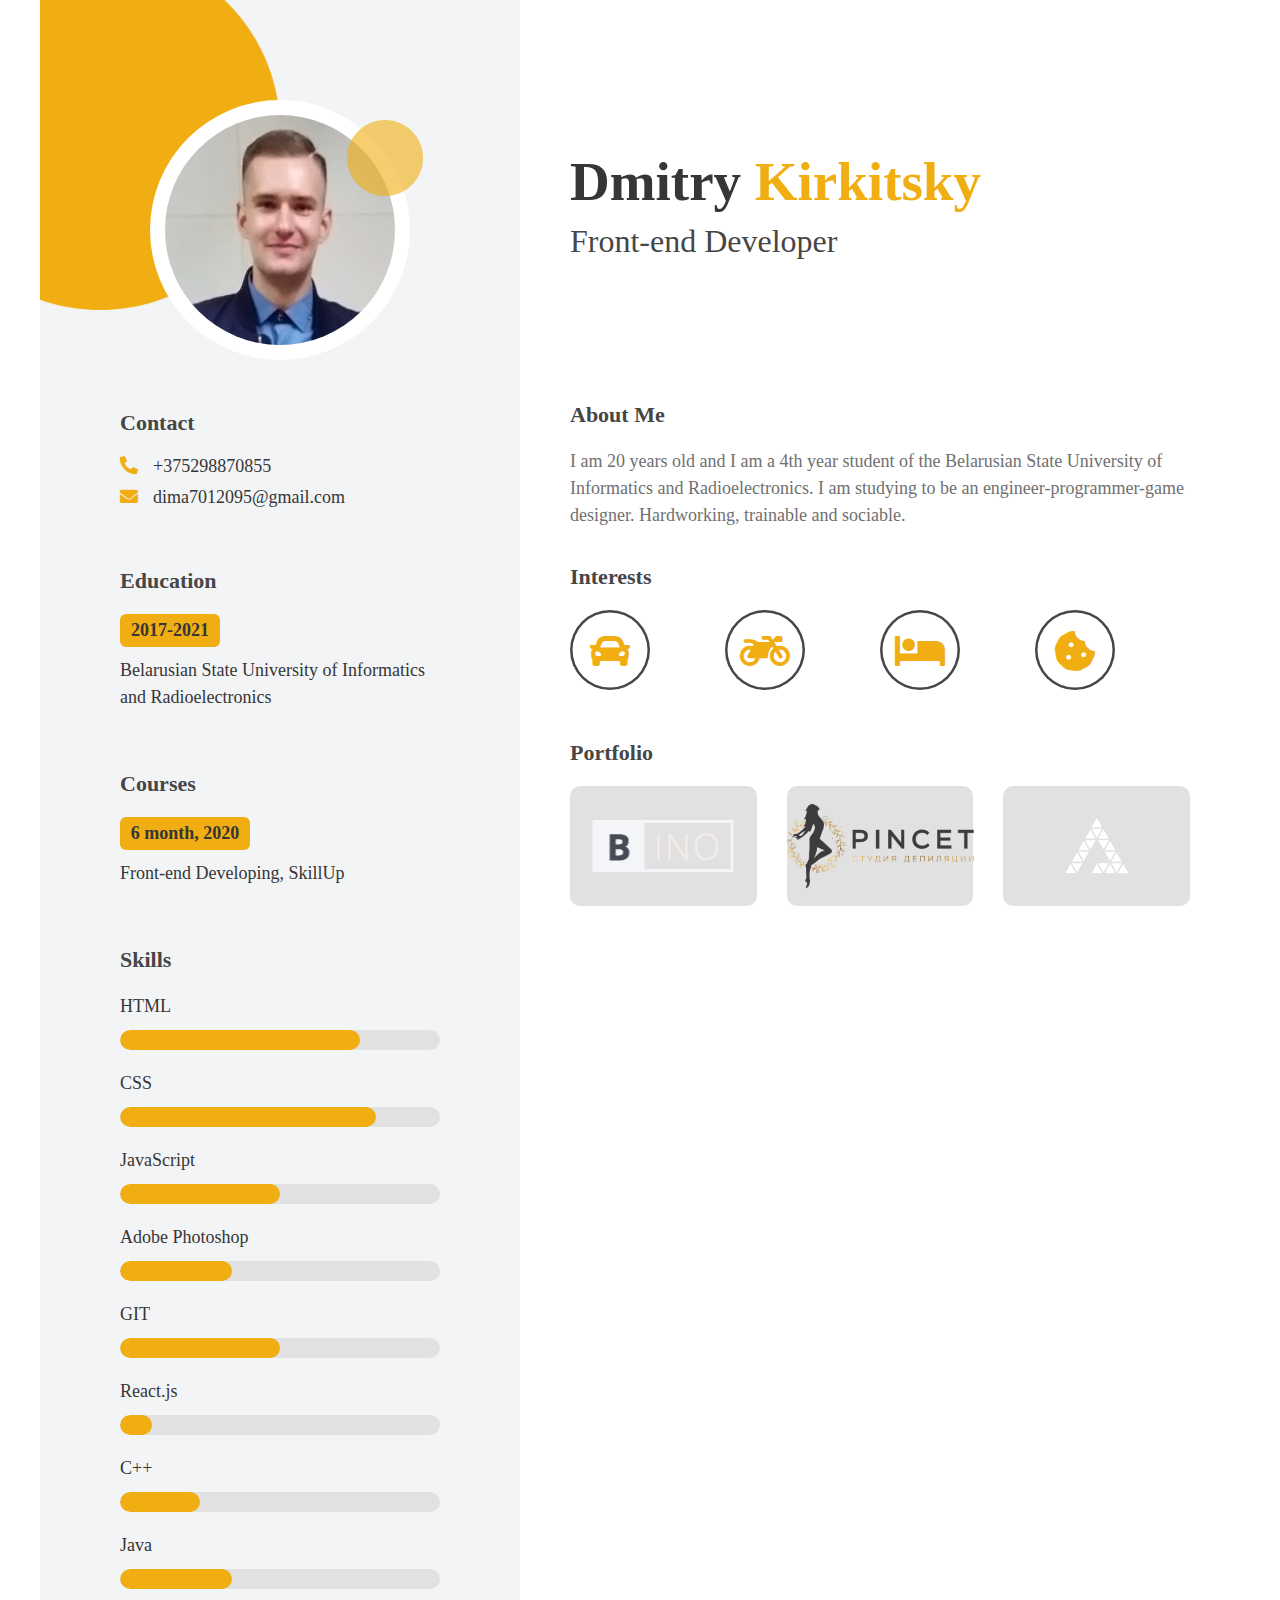
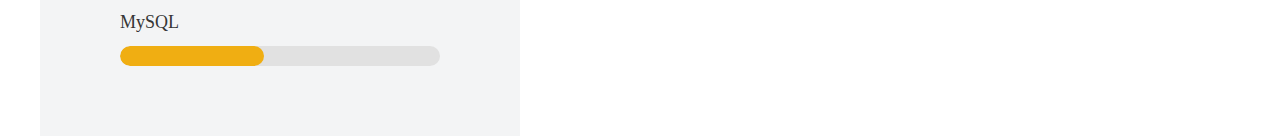
<file: CV/index.html>
<!DOCTYPE html>
<html>

<head lang="ru">
    <meta charset="UTF-8">
    <meta name="viewport" content="width=device-width">
    <title>CV</title>

<link href="./css/app.css" rel="stylesheet"></head>

<body>
    <section class="cv">
      <div class="container">
        <div class="row">
          <div class="col-40">
            <div class="cv__left">
              <div class="cv__left--photo">
                <div class="cv__left--photo--back">
                  <img src="./images/photo.png" alt="userPhoto">
                </div>
              </div>
              <div class="cv__left--leftParal">
                <img src="./images/leftBigParalax.png" alt="leftParalax">
              </div>
              <div class="cv__left--rightParal">
                <img src="./images/rightSmallParalax.png" alt="rightParalax">
              </div>
              <div class="cv__left--contactInfo">
                <h2>Contact</h2>
                <div class="cv__left--contactInfo--mob">
                  <a href="tel:+375298870855"><i class="fas fa-phone-alt"></i>+375298870855</a>
                </div>
                <div class="cv__left--contactInfo--email">
                  <a href="mailto:dima7012095@gmail.com"><i class="fas fa-envelope"></i>dima7012095@gmail.com</a>
                </div>
              </div>
              <div class="cv__left--education">
                <h2>Education</h2>
                <div class="cv__left--education--item">
                  <p>2017-2021</p>
                  <p>Belarusian State University of Informatics and Radioelectronics</p>
                </div>
              </div>
              <div class="cv__left--courses">
                <h2>Courses</h2>
                <div class="cv__left--courses--item">
                  <p>6 month, 2020</p>
                  <p>Front-end Developing, SkillUp</p>
                </div>
              </div>
              <div class="cv__left--skills">
                <h2>Skills</h2>
                <div class="cv__left--skills--item">
                  <div class="cv__left--skills--item--name">
                    <p>HTML</p>
                  </div>
                  <div class="cv__left--skills--item--rate">
                    <span style="width: 75%"></span>
                  </div>
                </div>
                <div class="cv__left--skills--item">
                  <div class="cv__left--skills--item--name">
                    <p>CSS</p>
                  </div>
                  <div class="cv__left--skills--item--rate">
                    <span style="width: 80%"></span>
                  </div>
                </div>
                <div class="cv__left--skills--item">
                  <div class="cv__left--skills--item--name">
                    <p>JavaScript</p>
                  </div>
                  <div class="cv__left--skills--item--rate">
                    <span style="width: 50%"></span>
                  </div>
                </div>
                <div class="cv__left--skills--item">
                  <div class="cv__left--skills--item--name">
                    <p>Adobe Photoshop</p>
                  </div>
                  <div class="cv__left--skills--item--rate">
                    <span style="width: 35%"></span>
                  </div>
                </div>
                <div class="cv__left--skills--item">
                  <div class="cv__left--skills--item--name">
                    <p>GIT</p>
                  </div>
                  <div class="cv__left--skills--item--rate">
                    <span style="width: 50%"></span>
                  </div>
                </div>
                <div class="cv__left--skills--item">
                  <div class="cv__left--skills--item--name">
                    <p>React.js</p>
                  </div>
                  <div class="cv__left--skills--item--rate">
                    <span style="width: 10%"></span>
                  </div>
                </div>
                <div class="cv__left--skills--item">
                  <div class="cv__left--skills--item--name">
                    <p>C++</p>
                  </div>
                  <div class="cv__left--skills--item--rate">
                    <span style="width: 25%"></span>
                  </div>
                </div>
                <div class="cv__left--skills--item">
                  <div class="cv__left--skills--item--name">
                    <p>Java</p>
                  </div>
                  <div class="cv__left--skills--item--rate">
                    <span style="width: 35%"></span>
                  </div>
                </div>
                <div class="cv__left--skills--item">
                  <div class="cv__left--skills--item--name">
                    <p>MySQL</p>
                  </div>
                  <div class="cv__left--skills--item--rate">
                    <span style="width: 45%"></span>
                  </div>
                </div>
              </div>
            </div>
          </div>
          <div class="col-60">
            <div class="cv__right">
              <h1>Dmitry <span>Kirkitsky</span></h1>
              <h2>Front-end Developer</h2>
              <div class="cv__right--aboutMe">
                <h2>About Me</h2>
                <p>I am 20 years old and I am a 4th year student of the Belarusian State University of Informatics and Radioelectronics. I am studying to be an engineer-programmer-game designer. Hardworking, trainable and sociable.</p>
              </div>
              
              <div class="cv__right--hobbies">
                <h2>Interests</h2>
                <div class="row">
                  <div class="col-3">
                    <div class="cv__right--hobbies--item">
                      <span><i class="fas fa-car"></i></span>
                    </div>
                  </div>
                  <div class="col-3">
                    <div class="cv__right--hobbies--item">
                      <span><i class="fas fa-motorcycle"></i></span>
                    </div>
                  </div>
                  <div class="col-3">
                    <div class="cv__right--hobbies--item">
                      <span><i class="fas fa-bed"></i></span>
                    </div>
                  </div>
                  <div class="col-3">
                    <div class="cv__right--hobbies--item">
                      <span><i class="fas fa-cookie-bite"></i></span>
                    </div>
                  </div>
                </div>
              </div>
              <div class="cv__right--portfolio">
                <h2>Portfolio</h2>
                <div class="row pad-15">
                  <div class="col-4">
                    <a href="https://polomalo.github.io/Bino/" target="_blank">
                      <div class="cv__right--portfolio--item">
                        <img src="./images/portfolio/bino.png" alt="bino">
                        <div class="cv__right--portfolio--item--hover">
                          <i class="fas fa-search"></i>
                        </div>
                      </div>
                    </a>
                  </div>
                  <div class="col-4">
                    <a href="https://polomalo.github.io/Pincet/" target="_blank">
                      <div class="cv__right--portfolio--item">
                        <img src="./images/portfolio/pincet.png" alt="pincet">
                        <div class="cv__right--portfolio--item--hover">
                          <i class="fas fa-search"></i>
                        </div>
                      </div>
                    </a>
                  </div>
                  <div class="col-4">
                    <a href="https://polomalo.github.io/lastWork/" target="_blank">
                      <div class="cv__right--portfolio--item">
                        <img src="./images/portfolio/logoLastWork.png" alt="LastWork">
                        <div class="cv__right--portfolio--item--hover">
                          <i class="fas fa-search"></i>
                        </div>
                      </div>
                    </a>
                  </div>
                </div>
              </div>
            </div>
          </div>
        </div>
      </div>
    </section>

<script type="text/javascript" src="./js/app.js"></script></body>
</html>
</file>
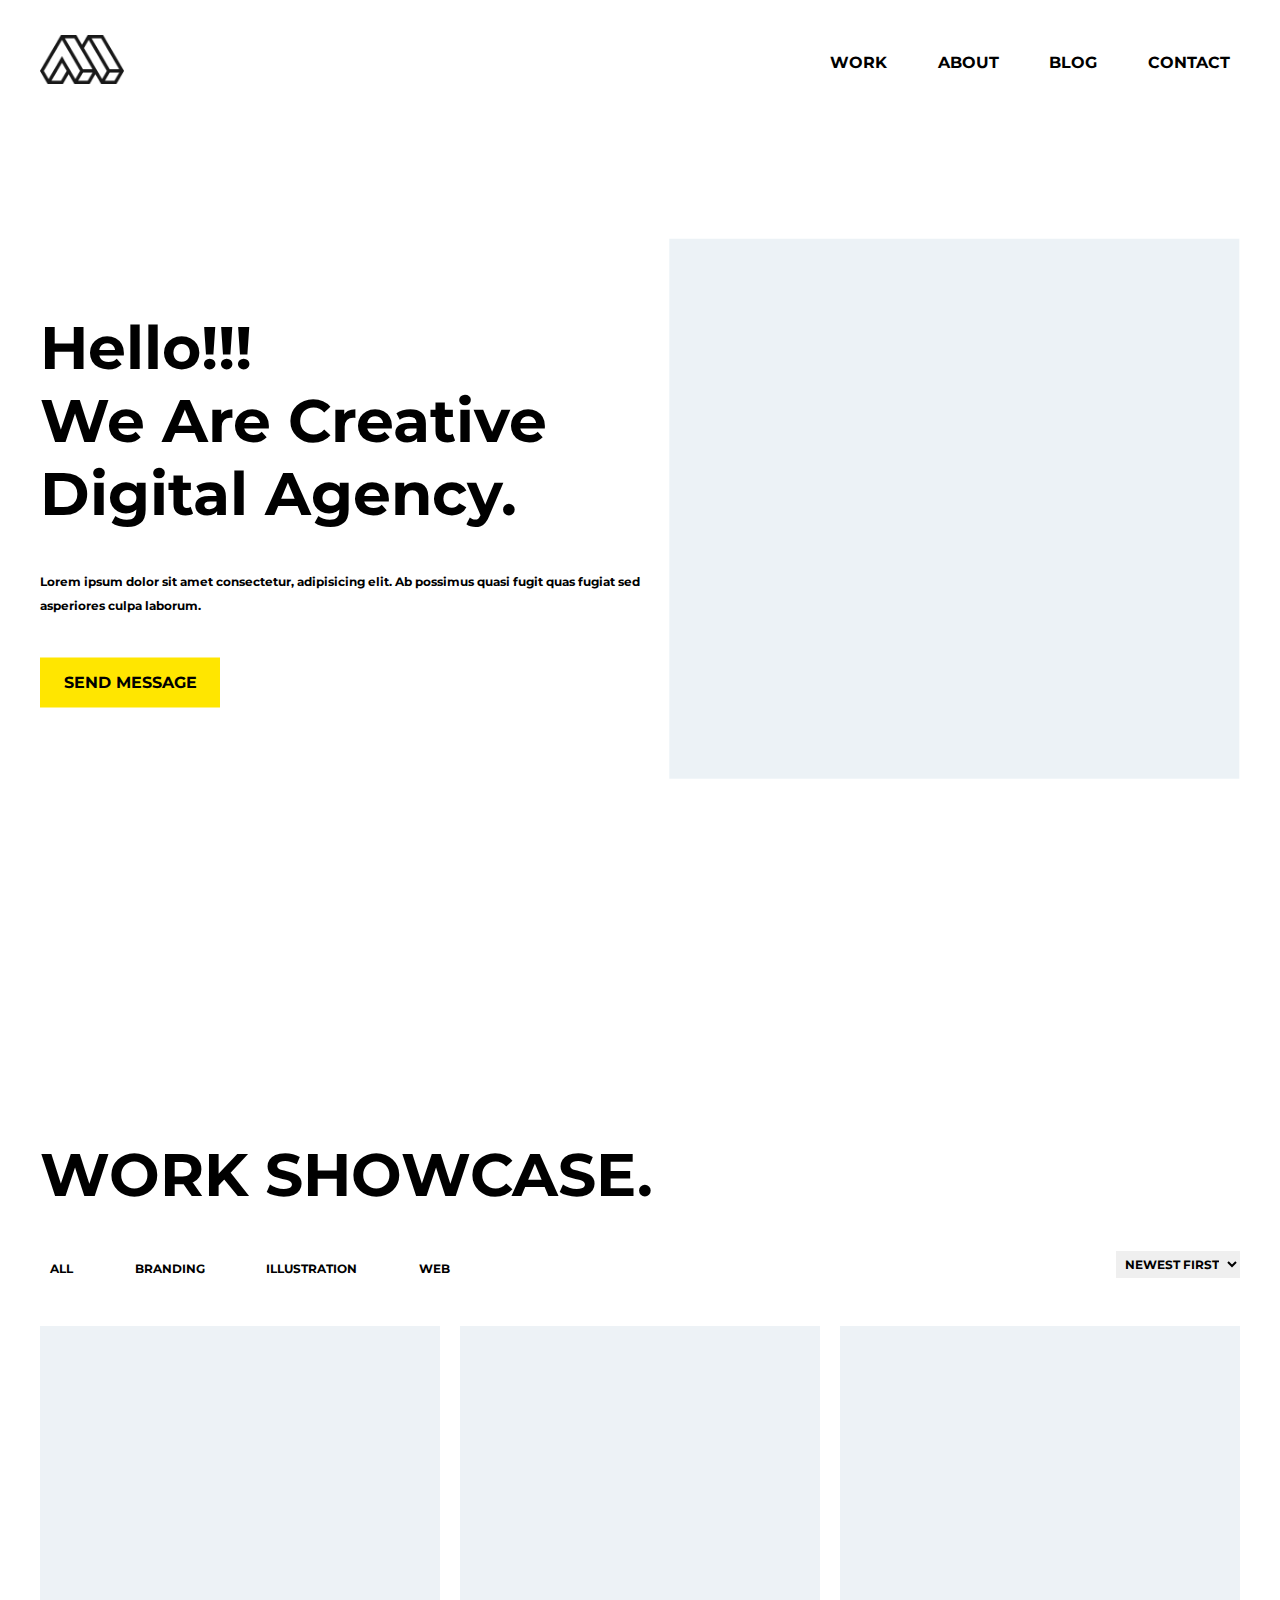
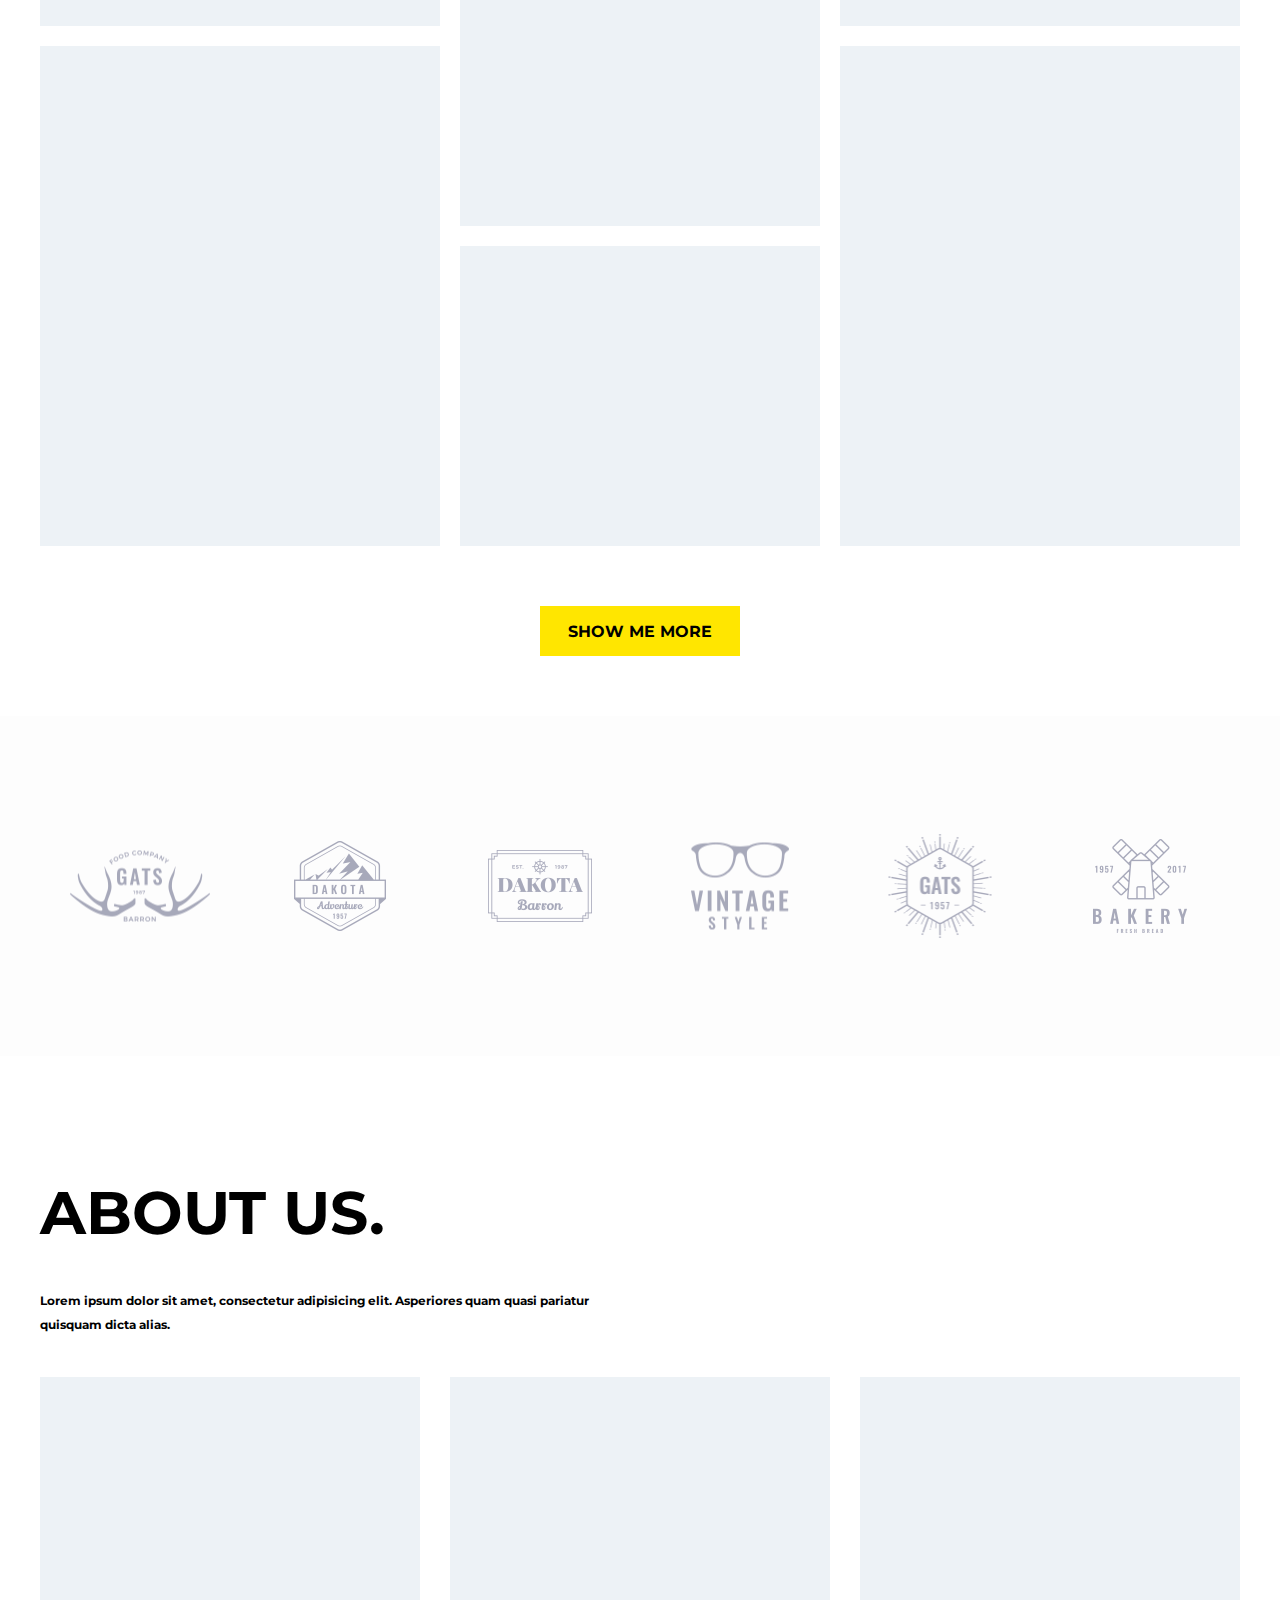
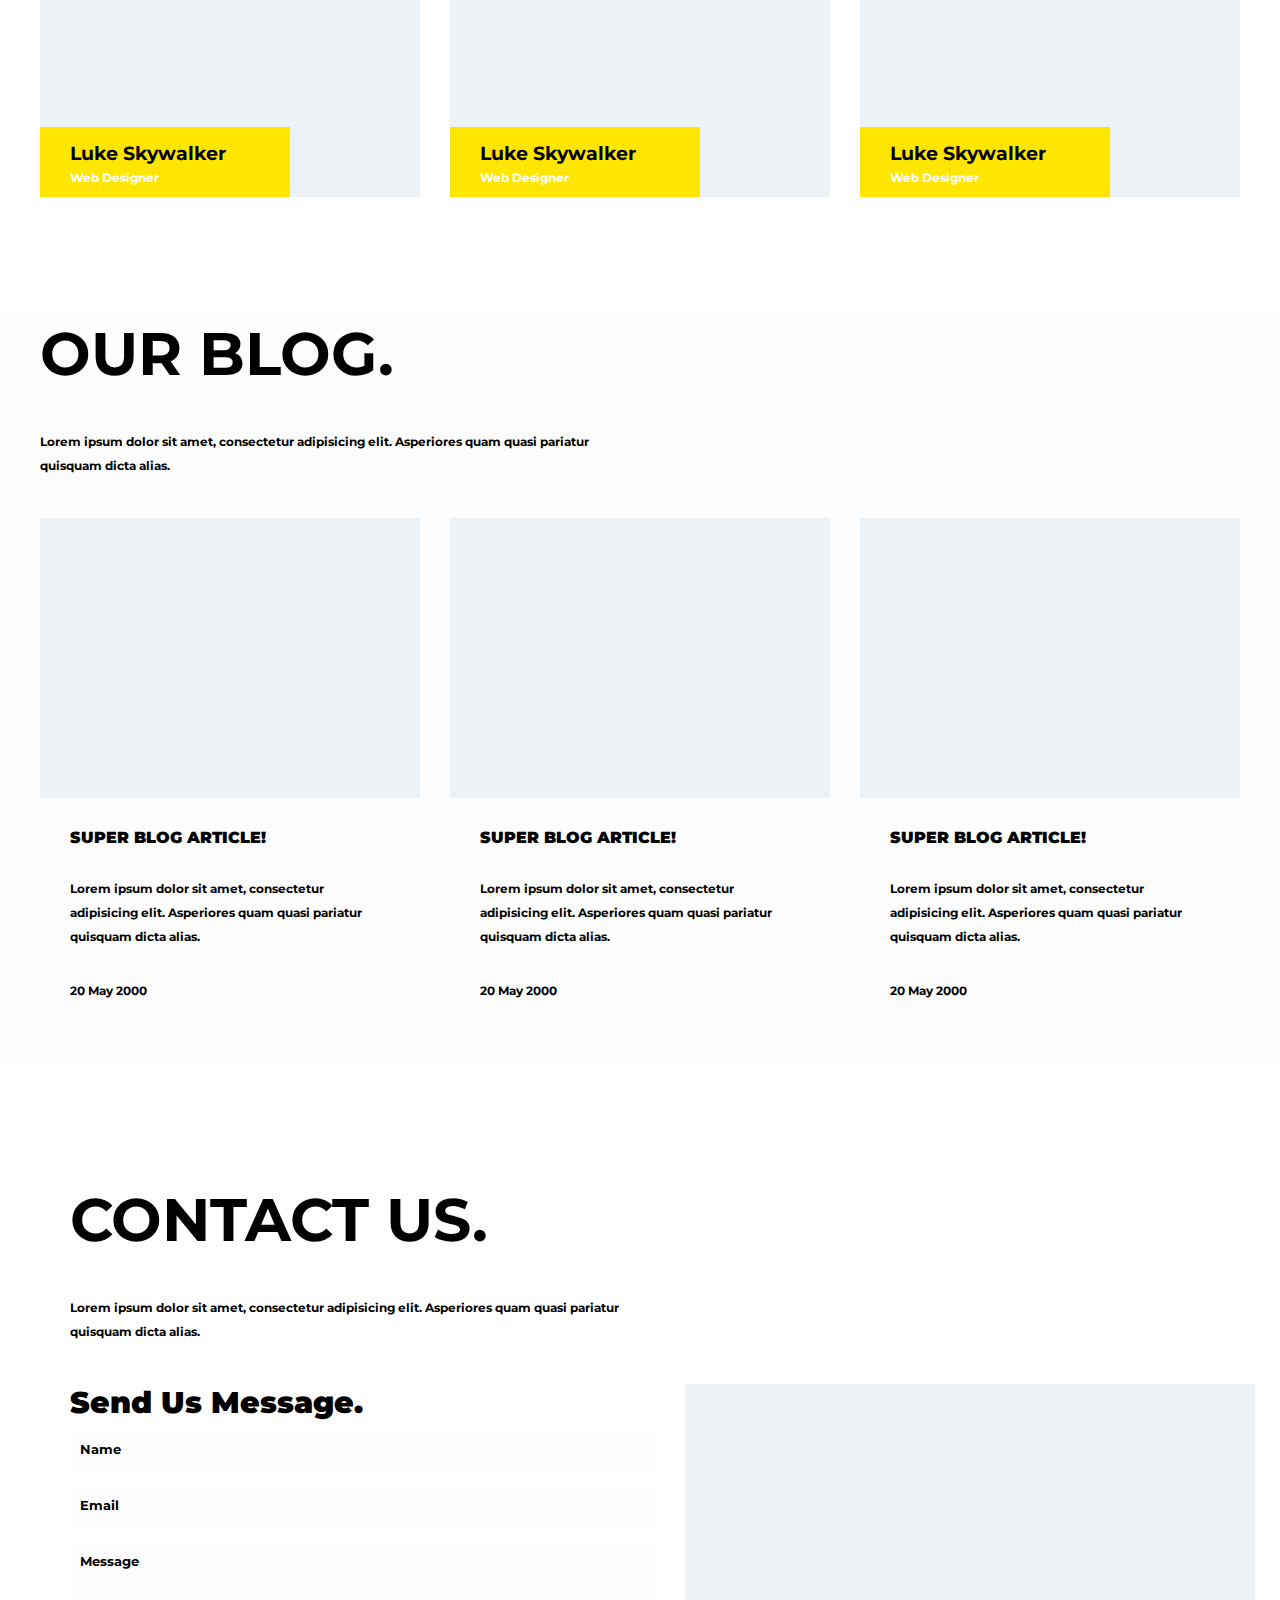
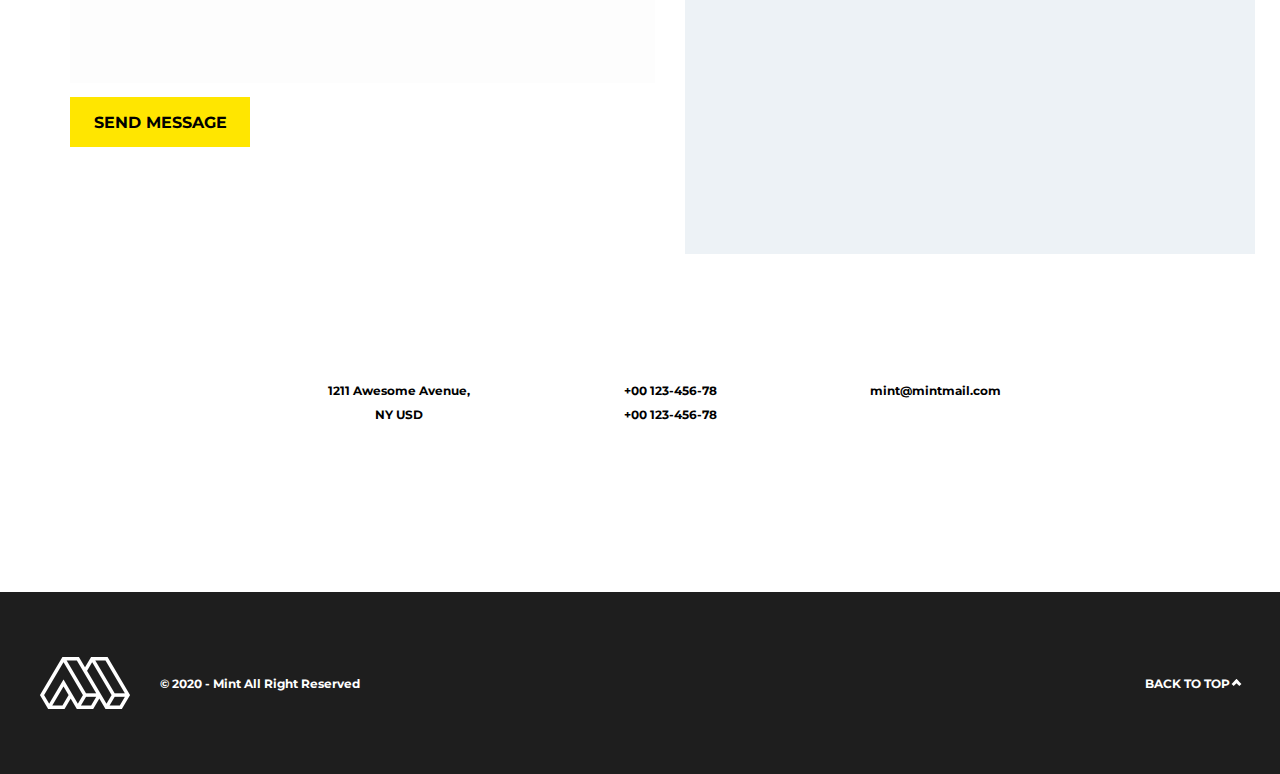
<file: Digital_Agency/index.html>
<!DOCTYPE html>
<html lang="en">

<head>
    <meta charset="UTF-8">
    <meta name="viewport" content="width=device-width, initial-scale=1.0">
    <title>Digital Agency</title>
    <link rel="stylesheet" href="./css/style.css">
    <link rel="stylesheet" href="https://cdnjs.cloudflare.com/ajax/libs/font-awesome/5.15.3/css/all.min.css"
        integrity="sha512-iBBXm8fW90+nuLcSKlbmrPcLa0OT92xO1BIsZ+ywDWZCvqsWgccV3gFoRBv0z+8dLJgyAHIhR35VZc2oM/gI1w=="
        crossorigin="anonymous" referrerpolicy="no-referrer" />
</head>

<body>
    <header class="header" id="header">
        <div class="container">
            <div class="header__wrapper">
                <div class="header__wrapper--logo">
                    <img src="./images/main_logo.png" alt="Main logo">
                </div>
                <nav class="header__wrapper--navigation">
                    <ul>
                        <a href="#works">
                            <li>work</li>
                        </a>
                        <a href="#about">
                            <li>about</li>
                        </a>
                        <a href="#blog">
                            <li>blog</li>
                        </a>
                        <a href="#contact">
                            <li>contact</li>
                        </a>
                    </ul>
                </nav>
            </div>
        </div>
    </header>
    <main>
        <section class="banner">
            <div class="container">
                <div class="banner__wrapper">
                    <div class="banner__wrapper--desc">
                        <div class="banner__wrapper--desc--content">
                            <h1>Hello!!! <br> We Are Creative Digital Agency.</h1>
                            <p>Lorem ipsum dolor sit amet consectetur, adipisicing elit. Ab possimus quasi fugit quas
                                fugiat sed asperiores culpa laborum.</p>
                            <button>SEND MESSAGE</button>
                        </div>
                    </div>
                    <div class="banner__wrapper--img">
                        <img src="./images/banner_image.png" alt="Banner Image">
                    </div>
                </div>
            </div>

        </section>
        <section class="works" id="works">
            <div class="container">
                <div class="works__header">
                    <h2>work showcase.</h2>
                </div>
                <div class="works__filters">
                    <div class="works__filters--left">
                        <ul>
                            <li>all</li>
                            <li>branding</li>
                            <li>illustration</li>
                            <li>web</li>
                        </ul>
                    </div>
                    <div class="works__filters--right">
                        <select name="filters" id="works__filters--right--id">
                            <option value="newest">newest first</option>
                            <option value="oldest">oldest first</option>
                        </select>
                    </div>

                </div>
                <div class="works__portfolio">
                    <div class="col-3">
                        <div class="rowGrid">
                            <div class="works__portfolio--item">
                                <div class="works__portfolio--item--hover">
                                    <div class="works__portfolio--item--hover--desc">
                                        <h2>ARTWORK</h2>
                                        <p>BRANDING</p>
                                    </div>
                                </div>
                            </div>
                            <div class="works__portfolio--item">
                                <div class="works__portfolio--item--hover">
                                    <div class="works__portfolio--item--hover--desc">
                                        <h2>ARTWORK</h2>
                                        <p>BRANDING</p>
                                    </div>
                                </div>
                            </div>
                        </div>
                    </div>
                    <div class="col-3">
                        <div class="rowGrid">
                            <div class="works__portfolio--item">
                                <div class="works__portfolio--item--hover">
                                    <div class="works__portfolio--item--hover--desc">
                                        <h2>ARTWORK</h2>
                                        <p>BRANDING</p>
                                    </div>
                                </div>
                            </div>
                            <div class="works__portfolio--item">
                                <div class="works__portfolio--item--hover">
                                    <div class="works__portfolio--item--hover--desc">
                                        <h2>ARTWORK</h2>
                                        <p>BRANDING</p>
                                    </div>
                                </div>
                            </div>
                        </div>
                    </div>
                    <div class="col-3">
                        <div class="rowGrid">
                            <div class="works__portfolio--item">
                                <div class="works__portfolio--item--hover">
                                    <div class="works__portfolio--item--hover--desc">
                                        <h2>ARTWORK</h2>
                                        <p>BRANDING</p>
                                    </div>
                                </div>
                            </div>
                            <div class="works__portfolio--item">
                                <div class="works__portfolio--item--hover">
                                    <div class="works__portfolio--item--hover--desc">
                                        <h2>ARTWORK</h2>
                                        <p>BRANDING</p>
                                    </div>
                                </div>
                            </div>
                        </div>
                    </div>

                </div>
                <div class="works__showMore">
                    <button>show me more</button>
                </div>
            </div>
        </section>
        <section class="partners">
            <div class="container">
                <div class="rowFlex">
                    <div class="col-2">
                        <div class="partners__item">
                            <img src="./images/partners/gats.png" alt="partner1">
                        </div>
                    </div>
                    <div class="col-2">
                        <div class="partners__item">
                            <img src="./images/partners/dakota.png" alt="partner2">
                        </div>
                    </div>
                    <div class="col-2">
                        <div class="partners__item">
                            <img src="./images/partners/dakotaB.png" alt="partner3">
                        </div>
                    </div>
                    <div class="col-2">
                        <div class="partners__item">
                            <img src="./images/partners/vintage.png" alt="partner4">
                        </div>
                    </div>
                    <div class="col-2">
                        <div class="partners__item">
                            <img src="./images/partners/gats2.png" alt="partner5">
                        </div>
                    </div>
                    <div class="col-2">
                        <div class="partners__item">
                            <img src="./images/partners/bakery.png" alt="partner6">
                        </div>
                    </div>
                </div>
            </div>
        </section>
        <section class="aboutUs" id="about">
            <div class="container">
                <div class="aboutUs__header">
                    <h2>about us.</h2>
                    <p>Lorem ipsum dolor sit amet, consectetur adipisicing elit. Asperiores quam quasi pariatur quisquam
                        dicta alias.</p>
                </div>
                <div class="aboutUs__info">
                    <div class="aboutUs__info--wrapper">
                        <div class="aboutUs__info--wrapper--item">
                            <div class="aboutUs__info--wrapper--item--name">
                                <h3>Luke Skywalker</h3>
                                <p>Web Designer</p>
                            </div>
                            <div class="aboutUs__info--wrapper--item--desc">
                                <h2>Little About Us</h2>
                                <p>Lorem ipsum dolor sit amet, consectetur adipisicing elit. Asperiores quam quasi
                                    pariatur quisquam
                                    dicta alias.</p>
                                <button>Read More</button>
                            </div>
                        </div>
                        <div class="aboutUs__info--wrapper--item">
                            <div class="aboutUs__info--wrapper--item--name">
                                <h3>Luke Skywalker</h3>
                                <p>Web Designer</p>
                            </div>
                            <div class="aboutUs__info--wrapper--item--desc">
                                <h2>Little About Us</h2>
                                <p>Lorem ipsum dolor sit amet, consectetur adipisicing elit. Asperiores quam quasi
                                    pariatur quisquam
                                    dicta alias.</p>
                                <button>Read More</button>
                            </div>
                        </div>
                        <div class="aboutUs__info--wrapper--item">
                            <div class="aboutUs__info--wrapper--item--name">
                                <h3>Luke Skywalker</h3>
                                <p>Web Designer</p>
                            </div>
                            <div class="aboutUs__info--wrapper--item--desc">
                                <h2>Little About Us</h2>
                                <p>Lorem ipsum dolor sit amet, consectetur adipisicing elit. Asperiores quam quasi
                                    pariatur quisquam
                                    dicta alias.</p>
                                <button>Read More</button>
                            </div>
                        </div>
                    </div>
                </div>

            </div>
        </section>
        <section class="blog" id="blog">
            <div class="container">
                <div class="blog__header">
                    <h2>our blog.</h2>
                    <p>Lorem ipsum dolor sit amet, consectetur adipisicing elit. Asperiores quam quasi pariatur quisquam
                        dicta alias.</p>
                </div>
                <div class="blog__info">
                    <div class="blog__info--wrapper">
                        <div class="blog__info--wrapper--item">
                            <div class="blog__info--wrapper--item--img">
                                <div class="blog__info--wrapper--item--img--hover">
                                    <a href="#">
                                        <h2>read more</h2>
                                    </a>
                                </div>
                            </div>
                            <div class="blog__info--wrapper--item--desc">
                                <h3>super blog article!</h3>
                                <p>Lorem ipsum dolor sit amet, consectetur adipisicing elit. Asperiores quam quasi
                                    pariatur
                                    quisquam
                                    dicta alias.</p>
                                <p>20 May 2000</p>
                            </div>
                        </div>
                        <div class="blog__info--wrapper--item">
                            <div class="blog__info--wrapper--item--img">
                                <div class="blog__info--wrapper--item--img--hover">
                                    <a href="#">
                                        <h2>read more</h2>
                                    </a>
                                </div>
                            </div>
                            <div class="blog__info--wrapper--item--desc">
                                <h3>super blog article!</h3>
                                <p>Lorem ipsum dolor sit amet, consectetur adipisicing elit. Asperiores quam quasi
                                    pariatur
                                    quisquam
                                    dicta alias.</p>
                                <p>20 May 2000</p>
                            </div>
                        </div>
                        <div class="blog__info--wrapper--item">
                            <div class="blog__info--wrapper--item--img">
                                <div class="blog__info--wrapper--item--img--hover">
                                    <a href="#">
                                        <h2>read more</h2>
                                    </a>
                                </div>
                            </div>
                            <div class="blog__info--wrapper--item--desc">
                                <h3>super blog article!</h3>
                                <p>Lorem ipsum dolor sit amet, consectetur adipisicing elit. Asperiores quam quasi
                                    pariatur
                                    quisquam
                                    dicta alias.</p>
                                <p>20 May 2000</p>
                            </div>
                        </div>
                    </div>
                </div>
            </div>
        </section>
        <section class="contacts" id="contact">
            <div class="container">
                <div class="contacts__header">
                    <h2>contact us.</h2>
                    <p>Lorem ipsum dolor sit amet, consectetur adipisicing elit. Asperiores quam quasi pariatur quisquam
                        dicta alias.</p>
                </div>
                <div class="contacts__content">
                    <div class="contacts__content--wrapper">
                        <div class="contacts__content--wrapper--form">
                            <h2>Send Us Message.</h2>
                            <input type="text" class="contacts__content--wrapper--form--name" placeholder="Name">
                            <input type="text" class="contacts__content--wrapper--form--email" placeholder="Email">
                            <textarea name="message" id="contacts__content--wrapper--form--message" cols="30" rows="10"
                                placeholder="Message"></textarea>
                            <button type="submit">SEND MESSAGE</button>
                        </div>
                        <div class="contacts__content--wrapper--map"></div>
                    </div>
                    <div class="contacts__content--mobile">
                        <div class="contacts__content--mobile--item">
                            <div class="contacts__content--mobile--item--location">
                                <i class="fas fa-map-marker-alt"></i><br>
                                <p>1211 Awesome Avenue,<br> NY USD</p>
                            </div>
                        </div>
                        <div class="contacts__content--mobile--item">
                            <i class="fas fa-mobile-alt"></i><br>
                            <a href="tel:+0012345678">+00 123-456-78</a><br>
                            <a href="tel:+0012345678">+00 123-456-78</a>
                        </div>
                        <div class="contacts__content--mobile--item">
                            <div class="contacts__content--mobile--item--mail">
                                <i class="fas fa-envelope"></i><br>
                                <a href="mailto:mint@mintmail.com">mint@mintmail.com</a>
                            </div>
                        </div>
                    </div>
                    <div class="contacts__content--socials">
                        <ul>
                            <li>
                                <a href="#"><i class="fab fa-facebook-f"></i></a>
                            </li>
                            <li>
                                <a href="#"><i class="fab fa-twitter"></i></a>
                            </li>
                            <li>
                                <a href="#"><i class="fab fa-dribbble"></i></a>
                            </li>
                        </ul>
                    </div>
                </div>
            </div>
        </section>
    </main>
    <footer class="footer">
        <div class="container">
            <div class="footer__wrapper">
                <div class="footer__wrapper--logo">
                    <img src="./images/footer_logo.png" alt="footer logo">
                    <p>&copy; 2020 - Mint All Right Reserved</p>
                </div>
                <div class="footer__wrapper--toTop">
                    <a href="#header">BACK TO TOP <i class="footer__wrapper--toTop--arrow"></i></a>
                </div>
            </div>
        </div>
    </footer>

</body>

</html>
</file>
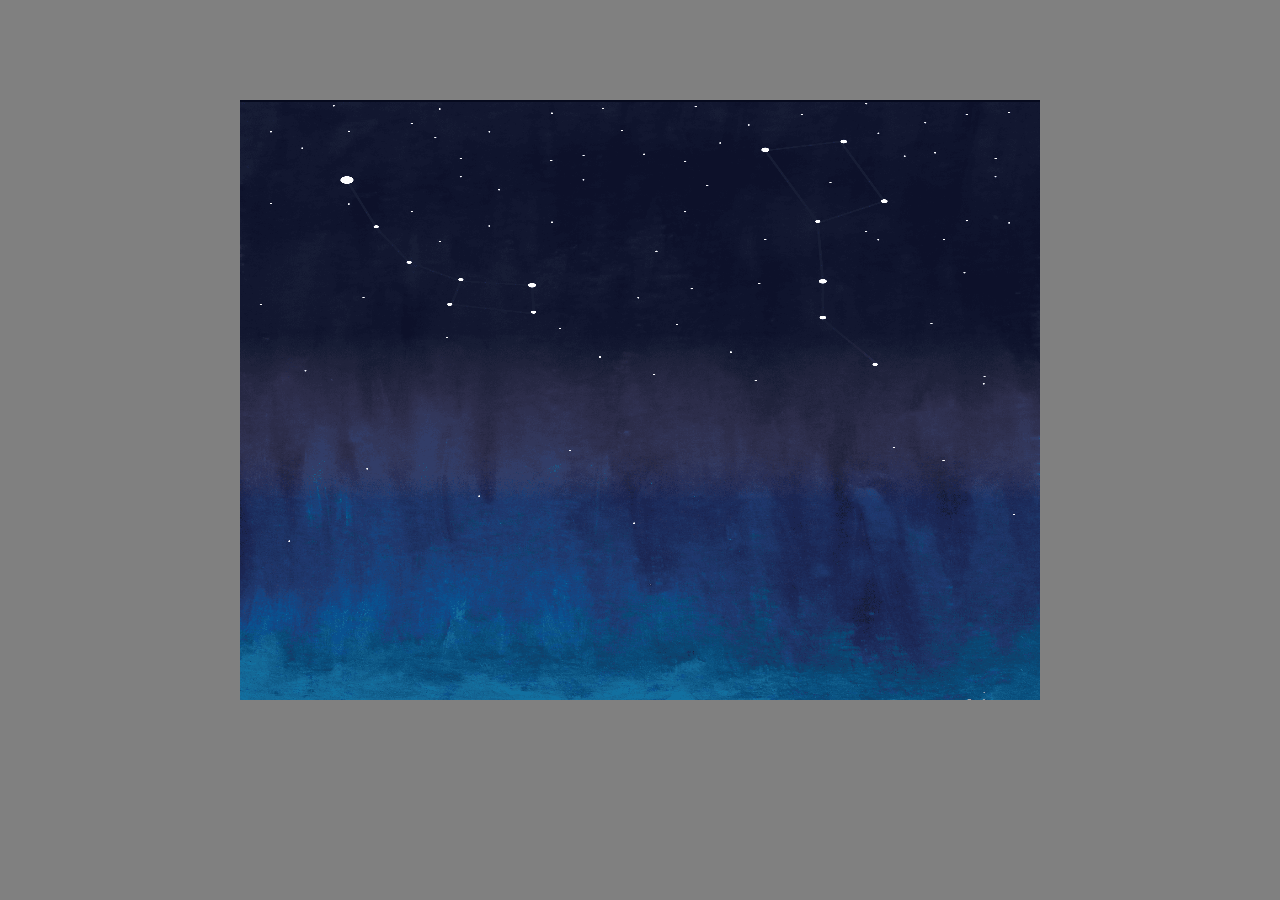
<file: PairsGame/index.html>
<!DOCTYPE html>
<html>

  <head>
    <meta charset="UTF-8">
    <title>Pairs Game</title>
    <link rel="stylesheet" href="./css/style.css">
    <link rel="stylesheet" href="./css/fonts.css">
  </head>

  <body>
    <!-- <header class="header">
    <div class="container">
        <div class="header__devices">
            <div class="row">
                <div class="col-6">
                    <div class="header__devices--iphone">
                        <i class="fa-solid fa-mobile-screen-button"></i>
                    </div>
                </div>
                <div class="col-6">
                    <div class="header__devices--ipad">
                        <i class="fa-solid fa-tablet-screen-button"></i>
                    </div>
                </div>
            </div>
        </div>
        <div class="header__message">Press again to rotate</div>
    </div>
    </header> -->
    <main class="main">
    <div class="container">
      <div class="main__window">
        <canvas id="scene">

        </canvas>
      </div>
    </div>
    </main>
  <script type="text/javascript" src="game.min.613c991e.js"></script></body>
</html>
</file>
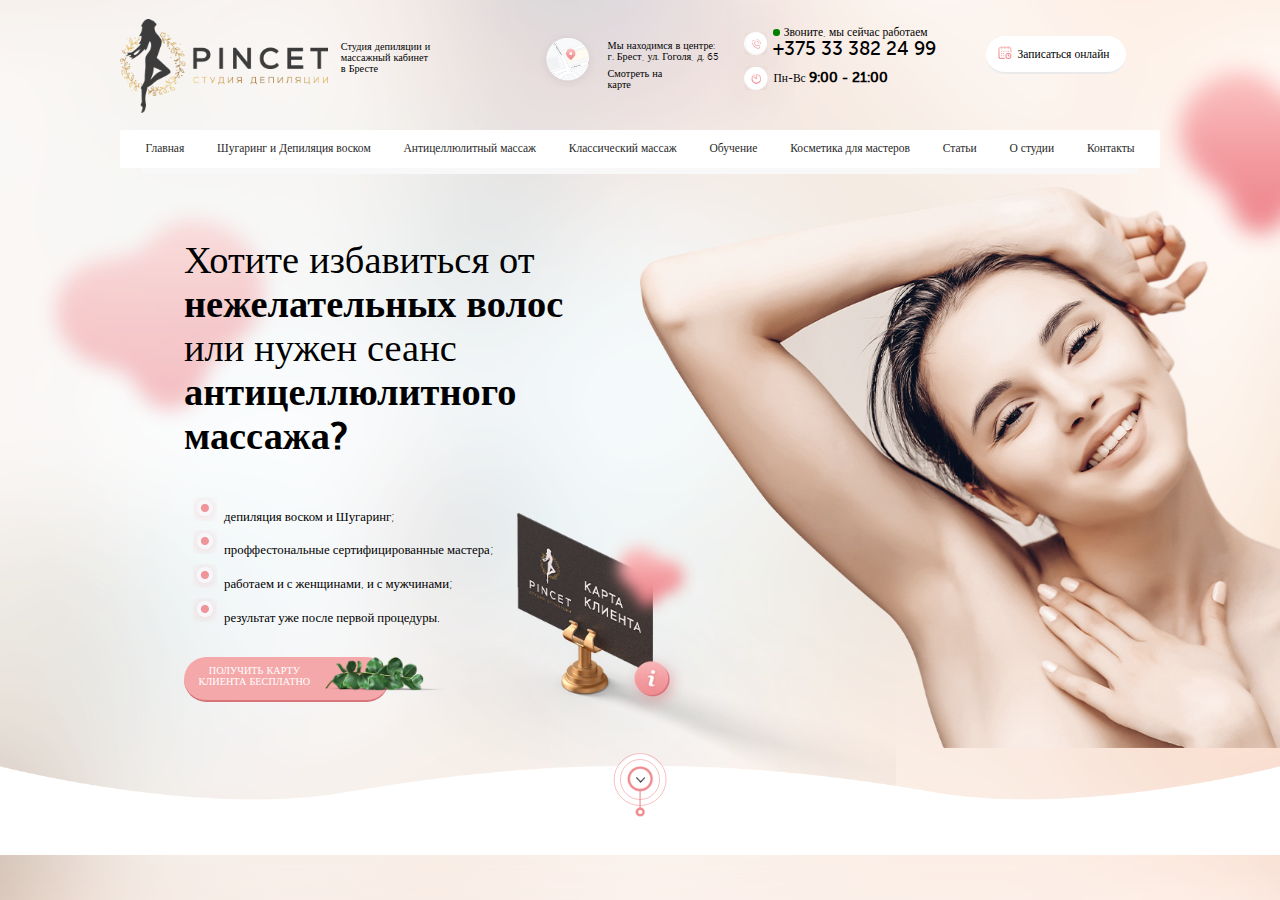
<file: Pincet/index.html>
<!DOCTYPE html>
<html>

<head lang="ru">
    <meta charset="UTF-8">
    <meta name="viewport" content="width=device-width">
    <link rel="icon" href="./images/favicon.png">
    <title>Pincet</title>

<link href="./css/app.css" rel="stylesheet"></head>

<body>
  <section class="banner">
    <header class="header">
      <div class="container container-md container-s container-xs">
        <div class="row row-md row-s row-xs">
          <div class="col-5 col-md-6 col-s-12 col-xs-12">
            <div class="header__logo">
              <img src="./images/logo.png" alt="Pincet">
            </div>
          </div>
          <div class="col-5 col-md-6 col-s-12 col-xs-12">
            <div class="header__description">
              <p>Студия депиляции и массажный кабинет в Бресте</p>
            </div>
          </div>
          <div class="col-5 col-md-4 col-s-4 col-xs-12">
            <div class="header__location">
              <div class="row row-xs">
                <div class="col-xs-12">
                  <div class="header__location--map">
                    <img src="./images/headerMap.png" alt="">
                  </div>
                </div>
                <div class="col-xs-12">
                  <div class="header__location--info">
                    <p><span>Мы находимся в центре:</span><br>г. Брест, ул. Гоголя, д. 65</p>
                    <p class="header__location--info--showMap">Смотреть на карте</p>

                  </div>
                </div>


              </div>
              <div class="header__location--mapFrame">
                <a href="https://yandex.by/maps/153/brest/?utm_medium=mapframe&utm_source=maps" style="color:#eee;font-size:12px;position:absolute;top:0px;">Брест</a>
                <a href="https://yandex.by/maps/153/brest/house/ZkoYcA5oSEMPQFtofXx4cn9gZw==/?ll=23.698079%2C52.093365&utm_medium=mapframe&utm_source=maps&z=18" style="color:#eee;font-size:12px;position:absolute;top:14px;">Улица Гоголя, 65 — Яндекс.Карты</a>
                <iframe src="https://yandex.by/map-widget/v1/-/CCQlNIFlPB" allowfullscreen="true" ></iframe>
              </div>
            </div>
          </div>
          <div class="col-5 col-md-4 col-s-4 col-xs-12">
            <div class="header__contactInfo">
              <div class="header__contactInfo--mob">
                <div class="row">
                  <div class="header__contactInfo--mob--icon">
                    <img src="./images/headerMobIcon.png" alt="Мобильный Телефон">
                  </div>
                  <div class="header__contactInfo--mob--desc">
                    <div class="row">
                      <span class="header__contactInfo--mob--desc--indicator"></span>
                      <p>Звоните, мы сейчас работаем</p>
                    </div>
                    <a href="tel:+375333822499">+375 33 382 24 99</a>
                  </div>
                </div>
              </div>
              <div class="header__contactInfo--time">
                <div class="row">
                  <div class="header__contactInfo--time--icon">
                    <img src="./images/headerTimeIcon.png" alt="Время работы">
                  </div>
                  <div class="header__contactInfo--time--desc">
                    <p>Пн-Вс <span>9:00 - 21:00</span></p>
                  </div>
                </div>
              </div>
            </div>
          </div>
          <div class="col-5 col-md-4 col-s-4 col-xs-12">
            <div class="header__signUp">
              <div class="header__signUp--desc">
                <img src="./images/headerSignUpCalendar.png" alt="calendar">
                <span>Записаться онлайн</span>
              </div>
            </div>
          </div>
        </div>
        <nav class="header__nav">
          <ul class="header__nav--list" id="header__nav--list">
            <li class="header__nav--list--item"><a href="#">Главная</a></li>
            <li class="header__nav--list--item"><a href="#">Шугаринг и Депиляция воском</a></li>
            <li class="header__nav--list--item"><a href="#">Антицеллюлитный массаж</a></li>
            <li class="header__nav--list--item"><a href="#">Классический массаж</a></li>
            <li class="header__nav--list--item"><a href="#">Обучение</a></li>
            <li class="header__nav--list--item"><a href="#">Косметика для мастеров</a></li>
            <li class="header__nav--list--item"><a href="#">Статьи</a></li>
            <li class="header__nav--list--item"><a href="#">О студии</a></li>
            <li class="header__nav--list--item"><a href="#">Контакты</a></li>
          </ul>
          <div id="header__nav--burger">
            <div class="bar1"></div>
            <div class="bar2"></div>
            <div class="bar3"></div>
          </div>
        </nav>
        <div class="header__bottomBox">

        </div>
        <div class="header__rightParal">
          <img src="./images/RightParalax.png" alt="rightHeart">
        </div>
      </div>
    </header>
    <div class="banner__content">
      <div class="container container-md container-s container-xs">
        <div class="row row-s row-xs">
          <div class="col-6 col-s-12 col-xs-12">
            <div class="banner__content--desc">
              <div class="banner__content--desc--title">
                <h1>Хотите избавиться от <span>нежелательных волос</span><br>или нужен сеанс <span>антицеллюлитного массажа?</span></h1>
              </div>
              <div class="banner__content--desc--list">
                <ul>
                  <li>депиляция воском и Шугаринг;</li>
                  <li>проффестональные сертифицированные мастера;</li>
                  <li>работаем и с женщинами, и с мужчинами;</li>
                  <li>результат уже после первой процедуры.</li>
                </ul>
              </div>
              <div class="banner__content--desc--btn">
                <span>ПОЛУЧИТЬ КАРТУ КЛИЕНТА БЕСПЛАТНО</span>
                <div class="banner__content--desc--btn--branch">
                  <img src="./images/branch.png" alt="branch">
                </div>
              </div>
              <div class="banner__content--desc--leftParal">
                <img src="./images/leftParalax.png" alt="leftHeart">
              </div>
              <div class="banner__content--desc--card">
                <img src="./images/card.png" alt="card">
                <div class="banner__content--desc--card--info">
                  <img src="./images/iconCardInfo.png" alt="more info">
                  <div class="banner__content--desc--card--info--show">
                    <p>Lorem ipsum dolor sit amet, consectetur adipisicing elit. Laudantium sint eos quam amet aliquam, laboriosam, aspernatur eligendi non tempore! Officia.</p>
                  </div>
                </div>
              </div>
            </div>
          </div>
          <div class="col-6 col-s-12 col-xs-12">
            <div class="banner__content--women">
              <img src="./images/women.png" alt="women">
            </div>
          </div>
        </div>
      </div>
      <div class="banner__content--wave">
        <img src="./images/wave.png" alt="wave">
        <a href="#">
          <div class="banner__content--wave--arrow">
            <img src="./images/arrow.png" alt="arrow">
          </div>
        </a>
      </div>
    </div>
    <div class="banner__popup">
      <div class="banner__popup--close">
        <img src="./images/popupClose.png" alt="close">
      </div>
      <div class="banner__popup--desc">
        <h2><span>Получите</span> программу обучения</h2>
        <p>Lorem ipsum dolor sit amet, consectetur adipisicing elit. Quod deleniti quam animi tenetur odio tempora dolore doloribus eum, officia minus.</p>
        <form class="" action="index.html" method="post">
          <select class="banner__popup--desc--list" name="list">
            <option value="">Повышение квалификации</option>
            <option value="">Повышение квалификации</option>
            <option value="">Повышение квалификации</option>
            <option value="">Повышение квалификации</option>
          </select>
          <input type="text" name="name" value="" placeholder="Ваше имя">
          <input type="text" name="phone" value="" placeholder="Ваш номер телефона">
          <div class="banner__popup--desc--btn">
            <span>ПОЛУЧИТЬ КАРТУ КЛИЕНТА БЕСПЛАТНО</span>
            <div class="banner__popup--desc--btn--plant">
              <img src="./images/plant.png" alt="plant">
            </div>
          </div>
        </form>
      </div>
      <div class="banner__popup--leftimg">
        <img src="./images/popupLeftImg.png" alt="popup notebook">
      </div>
    </div>
    <div class="banner__popup--back">
    </div>
    <div class="banner__popup--ok">
      <div class="banner__popup--ok--close">
        <img src="./images/popupClose.png" alt="close">
      </div>
      <div class="banner__popup--ok--check">
        <img src="./images/check.png" alt="check">
      </div>
      <div class="banner__popup--ok--desc">
        <p>Ваш заказ принят.</p>
        <p>Ожидайте звонка</p>
      </div>
      <div class="banner__popup--ok--img">
        <img src="./images/leave.png" alt="leave">
      </div>
    </div>
  </section>

<script type="text/javascript" src="./js/app.js"></script></body>
</html>
</file>
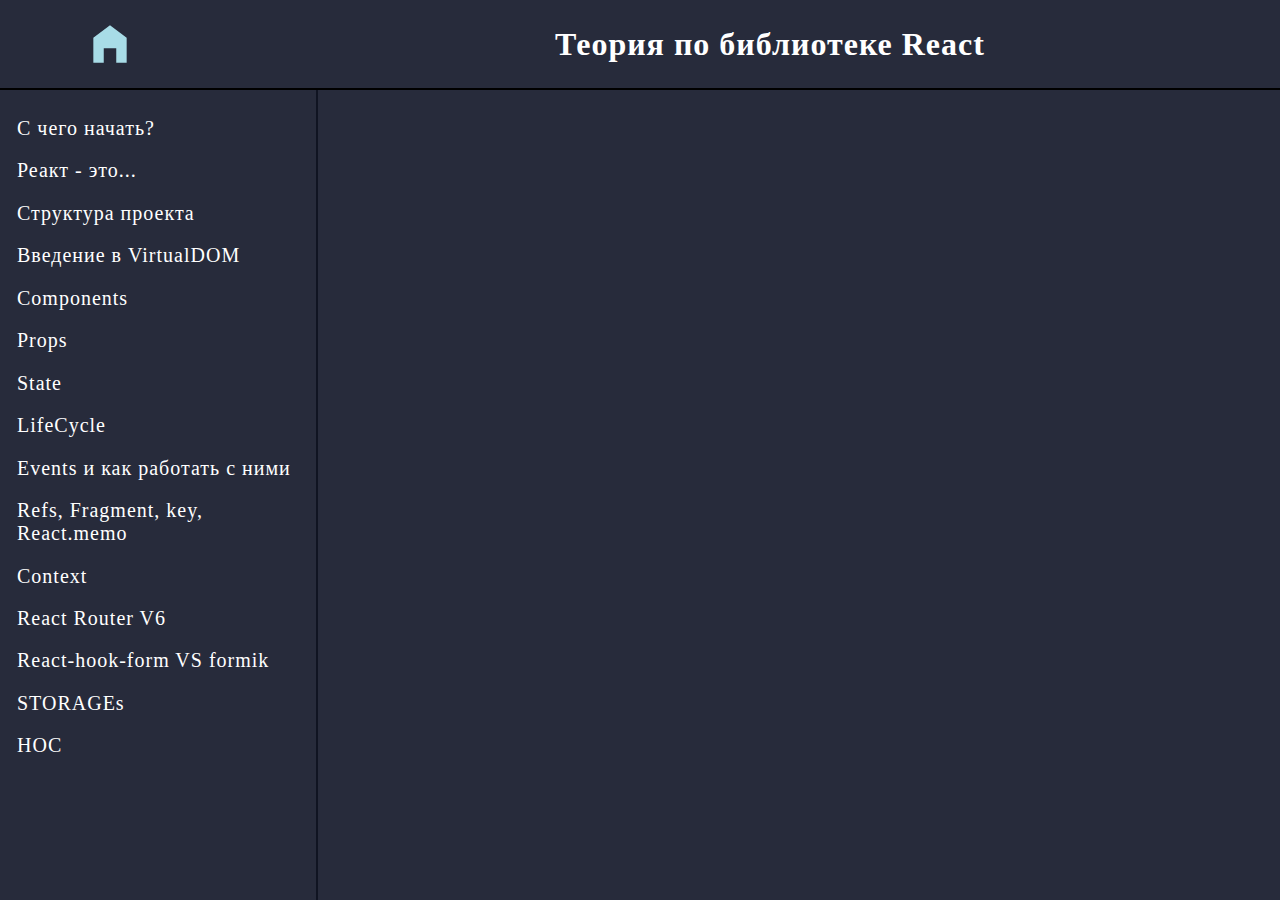
<file: Shpora/index.html>
<!doctype html>
<html lang="en">
  <head>
    <meta charset="UTF-8" />
    <link rel="icon" type="image/svg+xml" href="/Shpora/vite.svg" />
    <meta name="viewport" content="width=device-width, initial-scale=1.0" />
    <title>Shpora React</title>
    <script type="module" crossorigin src="/Shpora/assets/index-DVcYo74m.js"></script>
    <link rel="stylesheet" crossorigin href="/Shpora/assets/index-BUqdqurY.css">
  </head>
  <body>
    <div id="root"></div>
  </body>
</html>
</file>
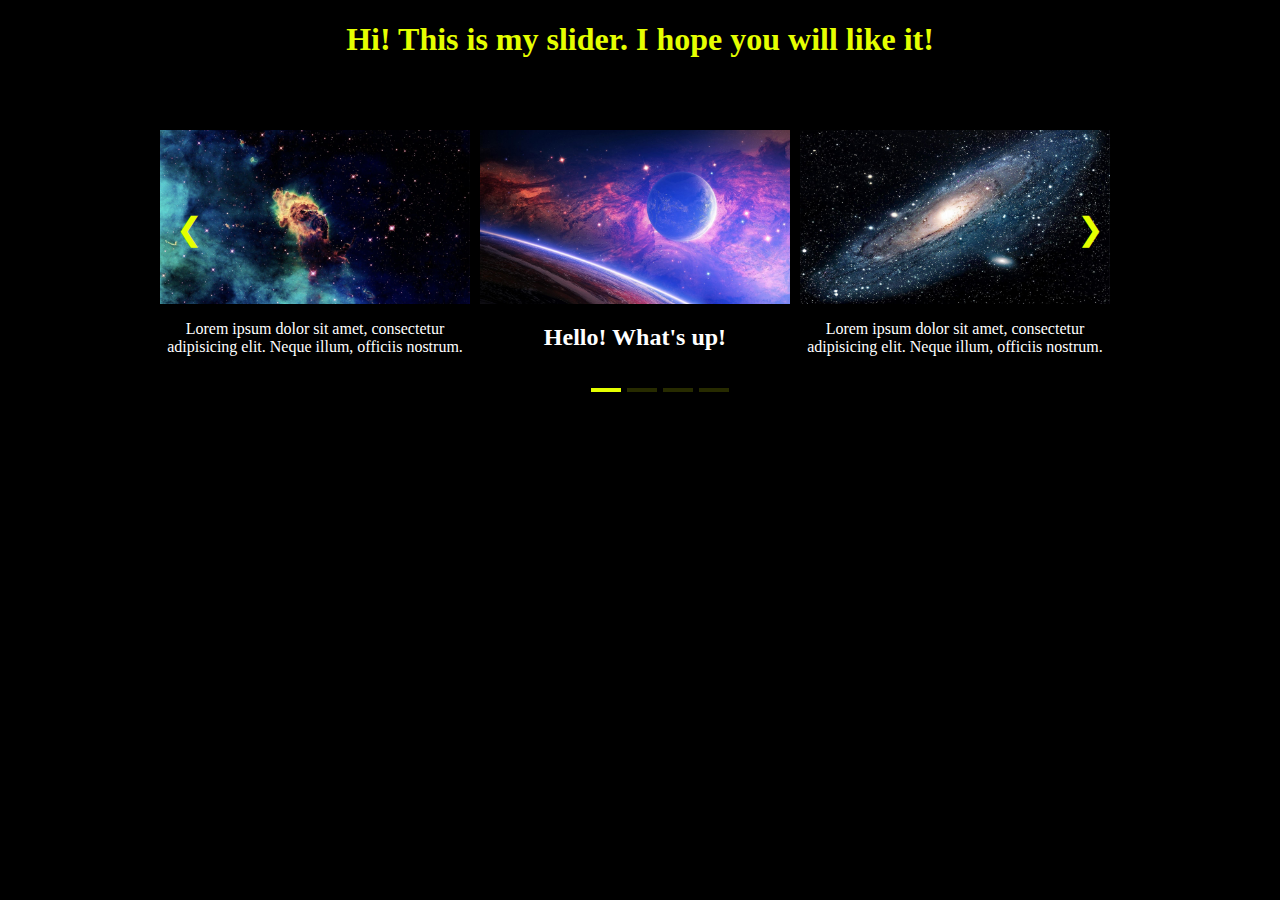
<file: Slider/index.html>
<!DOCTYPE html>
<html>

<head lang="ru">
  <meta charset="UTF-8">
  <meta name="viewport" content="width=device-width">
  <title>Slider</title>

<link href="./css/app.css" rel="stylesheet"></head>

<body>
  <div class="container">
    <div class="title">
      <h1>Hi! This is my slider. I hope you will like it!</h1>
    </div>
    <div class="slider">
      <div class="slider__wrap">
        <div class="slider__wrap--item">
          <img src="./images/1.jpg" alt="">
          <p>Lorem ipsum dolor sit amet, consectetur adipisicing elit. Neque illum, officiis nostrum.</p>
        </div>
        <div class="slider__wrap--item">
          <img src="./images/2.jpg" alt="">
          <h2>Hello! What's up!</h2>
        </div>
        <div class="slider__wrap--item">
          <img src="./images/3.jpg" alt="">
          <p>Lorem ipsum dolor sit amet, consectetur adipisicing elit. Neque illum, officiis nostrum.</p>
        </div>
        <div class="slider__wrap--item">
          <img src="./images/4.jpg" alt="">
          <h2>Hello! What's up!</h2>
        </div>
      </div>
      <div class="slider__control slider__btnPrev"></div>
      <div class="slider__control slider__btnNext"></div>
      <div class="dots">
  
      </div>
    </div>
  </div><script type="text/javascript" src="./js/app.js"></script></body>

</html>
</file>
<file: Digital_Agency/css/style.css>
@import url('https://fonts.googleapis.com/css2?family=Montserrat:ital,wght@0,100;0,200;0,300;0,400;0,500;0,600;0,700;0,800;0,900;1,100;1,200;1,300;1,400;1,500;1,600;1,700;1,800;1,900&display=swap');
*{
    margin: 0;
    padding: 0;
    box-sizing: border-box;
    list-style-type: none;
    text-decoration: none;
    outline: none;
    font-family: 'Montserrat', sans-serif;
}

a {
    color: black;
}

img{
    max-width: 100%;
}

.container{
    width: 1200px;
    margin: 0 auto;
}

.rowGrid{
    display: grid;
    grid-template-rows: 300px 500px;
    grid-row-gap: 20px;
}

.rowFlex{
    display: flex;
}

.col-4{
    width: 33.3333%;
}

.col-3{
    width: 33.33333%;
}

.col-2{
    width: 16.6666%;
}

.header{
    padding-top: 35px;
}

.header__wrapper, .banner__wrapper,.works__wrapper{
    display: grid;
    grid-template-columns: 1fr 1fr;
}

.header__wrapper--logo img{
    width: 14%;
}

.header__wrapper--navigation{
    position: relative;
}

.header__wrapper--navigation ul{
    display: flex;
    justify-content: space-between;
    width: 70%;
    text-transform: uppercase;
    font-weight: bold;
    position: absolute;
    top: 50%;
    right: 0;
    transform: translateY(-50%);
}

.header__wrapper--navigation ul li{
    padding: 10px;
}

.header__wrapper--navigation ul li:hover{
    background:  #ffe600;
    cursor: pointer;
}

.banner{
    min-height: 100vh;
    margin-top: 150px;
}

.banner__wrapper--desc{
    position: relative;
}

.banner__wrapper--desc--content {
    position: absolute;
    top: 50%;
    transform: translateY(-50%);
}

.banner__wrapper--desc h1{
    font-size: 60px;
}

.banner__wrapper--desc p{
    font-size: 12px;
    font-weight: bold;
    line-height: 2;
    margin: 40px 0;
}

.banner__wrapper--desc button{
    background:  #ffe600;
    width: 180px;
    height: 50px;
    border: none;
    font-size: 16px;
    font-weight: bold;
}

.banner__wrapper--desc button:hover{
    background: transparent;
    border: 3px solid  #ffe600;
    cursor: pointer;
}

.banner__wrapper--img img{
    float: right;
}

.works__filters{
    display: grid;
    grid-template-columns: 1fr 1fr;
    margin: 40px 0;
}


.works__header h2{
    font-size: 60px;
    text-transform: uppercase;
}

.works__filters--left ul{
    display: flex;
    width: 70%;
    justify-content: space-between;
}

.works__filters--left ul li{
    padding: 10px;
    text-transform: uppercase;
    font-size: 12px;
    font-weight: bold;
}

.works__filters--left ul li:hover{
    background:  #ffe600;
    cursor: pointer;
}

.works__filters--right {
    position: relative;
}

#works__filters--right--id{
    float: right;
    border: none;
    font-size: 12px;
    font-weight: bold;
    text-transform: uppercase;
    padding: 5px;
}

#works__filters--right--id:hover{
    cursor: pointer;
    background:  #ffe600;
}


.works__portfolio--item{
    background: #edf2f6;
    position: relative;
}

.works__portfolio--item:hover .works__portfolio--item--hover{
    opacity: 1;
    cursor: pointer;
}


.blog__info--wrapper--item--img--hover h2{
    position: absolute;
    text-transform: uppercase;
    left: 50%;
    top: 50%;
    transform: translate(-50%, -50%);
    padding: 5px;
    transition: all 0.5s ease;
    font-weight: 900;
}

.works__portfolio--item--hover{
    position: absolute;
    background: #ffe600;
    height: 100%;
    width: 100%;
    opacity: 0;
}

.works__portfolio--item--hover--desc{
    position: absolute;
    left: 50%;
    top: 50%;
    transform: translate(-50%, -50%);
    text-align: center;
}

.works__portfolio--item--hover--desc p{
    margin-top: 30px;
    font-size: 12px;
    font-weight: bold;
}


.works__portfolio{
    display: flex;
}

.works__portfolio .col-3:nth-child(2) .rowGrid{
    grid-template-rows: 500px 300px;
    margin: 0 20px;
}

.works__showMore{
    text-align: center;
    margin: 60px 0;
}

.works__showMore button{
    text-transform: uppercase;
    width: 200px;
    height: 50px;
    background:  #ffe600;
    border: none;
    font-size: 16px;
    font-weight: bold;
}
.works__showMore button:hover{
    background: transparent;
    border: 3px solid  #ffe600;
    cursor: pointer;
}

.partners{
    background: #fdfdfd;
    padding: 120px 0;
}

.partners__item{
    position: relative;
    height: 100px;
}

.partners__item img{
    position: absolute;
    left: 50%;
    top: 50%;
    transform: translate(-50%, -50%);
}

.aboutUs{
    margin: 120px 0;
}

.aboutUs__header h2{
    font-size: 60px;
    text-transform: uppercase;
}

.aboutUs__header p{
    font-size: 12px;
    font-weight: bold;
    line-height: 2;
    margin: 40px 0;
    width: 550px;
}

.aboutUs__info--wrapper{
    display: grid;
    grid-template-columns: repeat(3, 1fr);
    grid-column-gap: 30px;
}

.aboutUs__info--wrapper--item{
    height: 420px;
    background: #edf2f6;
    position: relative;
    
}

.aboutUs__info--wrapper--item:hover .aboutUs__info--wrapper--item--desc{
    opacity: 1;
    cursor: pointer;
    transition: all 0.5s ease;
}

.aboutUs__info--wrapper--item--name{
    position: absolute;
    left: 0;
    bottom: 0;
    width: 250px;
    height: 70px;
    background: #ffe600;
    padding-left: 30px;
    padding-top: 15px;
}

.aboutUs__info--wrapper--item--desc{
    transition: all 0.5s ease;
    width: 100%;
    height: 100%;
    background: #ffffff;
    padding: 100px 50px 80px 50px;
    opacity: 0;
    position: absolute;
    left: 0;
    right: 0;
    top: 0;
    bottom: 0;
    border: 3px solid #edf2f6;
}

.aboutUs__info--wrapper--item--desc p{
    font-size: 12px;
    font-weight: bold;
    line-height: 2;
    margin: 40px 0;
}

.aboutUs__info--wrapper--item--desc button{
    background: transparent;
    border: none;
    font-size: 12px;
    font-weight: bold;
    padding-bottom: 4px;
}

.aboutUs__info--wrapper--item--desc button:hover{
    cursor: pointer;
    border-bottom: 2px solid #ffe600;
}

.aboutUs__info--wrapper--item--name p{
    margin-top: 5px;
    font-size: 12px;
    font-weight: bold;
    color: white;
}

.blog{
    margin: 120px 0;
    background: #fdfdfd;
}

.blog__header h2{
    font-size: 60px;
    text-transform: uppercase;
}

.blog__header p{
    font-size: 12px;
    font-weight: bold;
    line-height: 2;
    margin: 40px 0;
    width: 550px;
}

.blog__info--wrapper{
    display: grid;
    grid-template-columns: repeat(3, 1fr);
    grid-column-gap: 30px;
}

.blog__info--wrapper--item:hover .blog__info--wrapper--item--img--hover{
    opacity: 1;
}

.blog__info--wrapper--item--img{
    height: 280px;
    background: #edf2f6;
}

.blog__info--wrapper--item--desc{
    padding: 30px;
}

.blog__info--wrapper--item--desc h3{
    text-transform: uppercase;
    font-size: 16px;
    font-weight: 900;
}

.blog__info--wrapper--item--desc p{
    font-size: 12px;
    font-weight: bold;
    line-height: 2;
    margin: 30px 0;
}

.blog__info--wrapper--item--img--hover{
    width: 100%;
    height: 100%;
    background: #ffe600;
    opacity: 0;
    position: relative;
}

.blog__info--wrapper--item--img--hover h2{
    position: absolute;
    text-transform: uppercase;
    left: 50%;
    top: 50%;
    transform: translate(-50%, -50%);
    padding: 5px;
    transition: all 0.5s ease;
}

.blog__info--wrapper--item--img--hover h2:hover{
    top: 48%;
    transition: all 0.5s ease;
    color: #edf2f6;
}

.contacts{
    margin: 70px;
}

.contacts__header h2{
    font-size: 60px;
    text-transform: uppercase;
}

.contacts__header p{
    font-size: 12px;
    font-weight: bold;
    line-height: 2;
    margin: 40px 0;
    width: 550px;
}

.contacts__content--wrapper{
    display: grid;
    grid-template-columns: repeat(2, 1fr);
    grid-column-gap: 30px;
}

.contacts__content--wrapper--map{
    background: #edf2f6;
    width: 570px;
    height: 470px;
}

.contacts__content--wrapper--form h2{
    font-size: 30px;
    font-weight: 900;
}

.contacts__content--wrapper--form input, #contacts__content--wrapper--form--message{
    width: 100%;
    padding: 10px;
    border: none;
    background: #fdfdfd;
    margin: 10px 0;
    color: black;
    font-weight: bold;
}

.contacts__content--wrapper--form input:hover{
    box-shadow: 6px 6px 6px -3px #ffe600;
}

.contacts__content--wrapper--form input::placeholder {
    color: black;
    font-weight: bold;

}

#contacts__content--wrapper--form--message{
    resize: none; 
    height: 140px;
}

#contacts__content--wrapper--form--message:hover{
    box-shadow: 6px 6px 6px -3px #ffe600;
}

#contacts__content--wrapper--form--message::placeholder{
    color: black;
    font-weight: bold;
}

.contacts__content--wrapper--form button{
    background:  #ffe600;
    width: 180px;
    height: 50px;
    border: none;
    font-size: 16px;
    font-weight: bold;
}

.contacts__content--wrapper--form button:hover{
    background: transparent;
    border: 3px solid  #ffe600;
    cursor: pointer;
}

.contacts__content--mobile{
    margin: 65px 0;
    display: grid;
    grid-template-columns: repeat(3, 1fr);
}

.contacts__content--mobile--item{
    text-align: center;
    font-size: 12px;
    font-weight: bold;
    line-height: 2;
    position: relative;
}

.contacts__content--mobile--item--location {
    position: absolute;
    right: 0;
}

.contacts__content--mobile--item--mail{
    position: absolute;
    left: 0;
}

.fas{
    font-size: 30px;
    color: #ffe600;
    margin-bottom: 20px;
}

.contacts__content--socials ul{
    display: flex;
    justify-content: center;
}

.contacts__content--socials ul li{
    margin: 0 10px;
}

.contacts__content--socials ul li:hover .fab{
    color: #ffe600;
}

.fab{
     font-size: 25px;
     padding: 10px;
}

.footer{
    background: #1e1e1e;
    padding: 65px 0;
}

.footer__wrapper{
    display: grid;
    grid-template-columns: 1fr 1fr;
}

.footer__wrapper--logo{
    display: flex;
    position: relative;
}


.footer__wrapper--logo p{
    color: #ffffff;
    font-size: 12px;
    font-weight: bold;
    position: absolute;
    top: 50%;
    left: 20%;
    transform: translateY(-50%);
}

.footer__wrapper--toTop--arrow{
    border: solid #ffffff;
    border-width: 0 3px 3px 0;
    display: inline-block;
    padding: 2px;
    transform: rotate(-135deg);
}

.footer__wrapper--toTop{
    position: relative;
}

.footer__wrapper--toTop a {
    font-size: 12px;
    font-weight: bold;
    position: absolute;
    color: #ffffff;
    right: 0;
    top: 50%;
    transform: translateY(-50%);
}
</file>
<file: PairsGame/css/style.css>
*{
    box-sizing: border-box;
}

body{
    margin: 0;
    padding: 0;
    overflow: hidden;
    background: gray;
}

.container{
    width: 1200px;
    margin: 0 auto;
    position: relative;
}

.row{
    display: flex;
}

.col-6{
    width: 50%;
}

.header__devices{
    width: 200px;
    margin: 20px auto;
}

.header__devices--iphone, .header__devices--ipad{
    text-align: center;
}

.header__devices--iphone > i, .header__devices--ipad > i{
    font-size: 50px;
}

.header__message{
    text-align: center;
    
}

.main__window {
    display: block;
    margin: 100px auto;
    width: 800px;
    height: 600px;
}

#scene{
    width: 100%;
}
</file>
<file: PairsGame/css/fonts.css>
@font-face {
    font-family: 'Lyonesse';
    src: local('Lyonesse'),
        url('../fonts/Lyonesse.woff2') format('woff2'),
        url('../fonts/Lyonesse.woff') format('woff');
    font-weight: normal;
    font-style: normal;
    font-display: swap;
}

@font-face {
    font-family: 'Creolia';
    src: local('Creolia Bold'), local('Creolia'),
        url('../fonts/Creolia.woff2') format('woff2'),
        url('../fonts/Creolia.woff') format('woff');
    font-weight: bold;
    font-style: normal;
}
</file>
<file: Pincet/css/app.css>
@import url(https://fonts.googleapis.com/css?family=Montserrat:300,400,500,700);* {
  -webkit-box-sizing: border-box;
          box-sizing: border-box; }

body {
  margin: 0;
  padding: 0; }

p {
  font-size: 0.9vw;
  margin: 0; }

a {
  text-decoration: none;
  outline: none; }

img {
  max-width: 100%; }

.col-2 {
  width: 16.666vw; }

.col-3 {
  width: 25vw; }

.col-4 {
  width: 33.333vw; }

.col-6 {
  width: 50vw; }

.col-8 {
  width: 66.666vw; }

.col-10 {
  width: 83.333vw; }

.col-12 {
  width: 100vw; }

.col-5 {
  width: 20vw; }

.container {
  width: 81.25vw;
  margin: 0 auto; }

.row {
  display: -webkit-box;
  display: -ms-flexbox;
  display: flex;
  -webkit-box-pack: justify;
      -ms-flex-pack: justify;
          justify-content: space-between; }

.ta-left {
  text-align: left; }

.ta-center {
  text-align: center; }

.ta-right {
  text-align: right; }

.banner {
  background: url("../images/background.png");
  background-repeat: no-repeat;
  background-size: cover;
  overflow: hidden;
  font-family: "MuseoSansCurl";
  min-height: 100vh; }
  .banner .header {
    position: relative;
    z-index: 2;
    padding-top: 1.5vw; }
    .banner .header__description {
      max-width: 8vw;
      padding-left: 1vw; }
      .banner .header__description p {
        font-size: 0.8vw;
        margin: 1.7vw 0; }
    .banner .header__location {
      margin-top: 0.8vw;
      padding-right: 2vw; }
      .banner .header__location:hover {
        cursor: pointer; }
        .banner .header__location:hover .header__location--mapFrame {
          display: block; }
        .banner .header__location:hover .header__location--info--showMap {
          color: #ff6078;
          border-bottom: 0.1vw solid #ff6078;
          border-bottom-style: dotted; }
      .banner .header__location--map {
        width: 5vw;
        height: 5vw; }
      .banner .header__location--info {
        margin-top: 0.8vw; }
        .banner .header__location--info p {
          font-size: 0.8vw; }
        .banner .header__location--info--showMap {
          max-width: 6.3vw;
          margin-top: 0.5vw; }
      .banner .header__location--mapFrame {
        position: absolute;
        z-index: 2;
        top: 7.5vw;
        display: none;
        width: 20vw;
        height: 20vw;
        overflow: hidden; }
        .banner .header__location--mapFrame iframe {
          width: 20vw;
          height: 20vw; }
    .banner .header__contactInfo {
      margin-top: 0.5vw; }
      .banner .header__contactInfo:hover {
        cursor: pointer; }
        .banner .header__contactInfo:hover .header__location--mapFrame {
          display: none; }
      .banner .header__contactInfo .row {
        -webkit-box-pack: start;
            -ms-flex-pack: start;
                justify-content: flex-start; }
      .banner .header__contactInfo--mob--icon {
        width: 1.8vw;
        height: 1.8vw;
        background: #fff;
        border-radius: 50%;
        position: relative;
        -webkit-box-shadow: 0px 0px 40px -8px rgba(0, 0, 0, 0.75);
                box-shadow: 0px 0px 40px -8px rgba(0, 0, 0, 0.75);
        margin-top: 0.5vw;
        margin-right: 0.5vw; }
        .banner .header__contactInfo--mob--icon img {
          position: absolute;
          top: 50%;
          left: 50%;
          -webkit-transform: translate(-50%, -50%);
                  transform: translate(-50%, -50%); }
      .banner .header__contactInfo--mob--desc p {
        height: 1vw; }
      .banner .header__contactInfo--mob--desc--indicator {
        display: block;
        width: 0.5vw;
        height: 0.5vw;
        border: none;
        border-radius: 50%;
        background: green;
        margin-top: 0.3vw;
        margin-right: 0.3vw;
        -webkit-animation: indicator 2.5s linear infinite;
                animation: indicator 2.5s linear infinite; }
      .banner .header__contactInfo--mob--desc a {
        font-size: 1.5vw;
        color: black;
        font-weight: 500; }
        .banner .header__contactInfo--mob--desc a:visited {
          color: black; }
        .banner .header__contactInfo--mob--desc a:hover {
          color: #ff6078; }
      .banner .header__contactInfo--time--icon {
        width: 1.8vw;
        height: 1.8vw;
        background: #fff;
        border-radius: 50%;
        position: relative;
        -webkit-box-shadow: 0px 0px 40px -8px rgba(0, 0, 0, 0.75);
                box-shadow: 0px 0px 40px -8px rgba(0, 0, 0, 0.75);
        margin-top: 0.5vw;
        margin-right: 0.5vw; }
        .banner .header__contactInfo--time--icon img {
          position: absolute;
          top: 50%;
          left: 50%;
          -webkit-transform: translate(-50%, -50%);
                  transform: translate(-50%, -50%); }
      .banner .header__contactInfo--time--desc {
        margin-top: 0.7vw; }
        .banner .header__contactInfo--time--desc p {
          height: 1vw; }
          .banner .header__contactInfo--time--desc p span {
            font-weight: bold;
            font-size: 1.1vw; }
        .banner .header__contactInfo--time--desc a {
          font-size: 1.5vw; }
    .banner .header__signUp {
      width: 11vw;
      height: 3vw;
      border: none;
      border-radius: 2vw;
      position: relative;
      background: #fff;
      border-bottom: 0.2vw solid #ebeaea;
      margin: 1.3vw auto 0; }
      .banner .header__signUp:hover {
        cursor: pointer;
        border-top: 0.2vw solid #ebeaea;
        border-bottom: 0; }
      .banner .header__signUp--desc {
        width: 9vw;
        position: absolute;
        top: 50%;
        left: 50%;
        -webkit-transform: translate(-50%, -50%);
                transform: translate(-50%, -50%); }
        .banner .header__signUp--desc img {
          width: 1vw;
          height: 1vw; }
        .banner .header__signUp--desc span {
          position: absolute;
          top: 50%;
          -webkit-transform: translateY(-50%);
                  transform: translateY(-50%);
          margin-left: 0.5vw;
          font-size: 0.9vw; }
    .banner .header__nav {
      background: #fff;
      height: 3vw;
      margin: 1vw 0 0;
      border-radius: 0.2vw;
      padding: 0 2vw; }
      .banner .header__nav--list {
        display: -webkit-box;
        display: -ms-flexbox;
        display: flex;
        margin: 0;
        position: relative;
        -webkit-box-pack: justify;
            -ms-flex-pack: justify;
                justify-content: space-between;
        -webkit-padding-start: 0;
                padding-inline-start: 0; }
        .banner .header__nav--list--item {
          list-style-type: none;
          font-size: 0.9vw;
          line-height: 3vw;
          z-index: 4; }
          .banner .header__nav--list--item a {
            color: #282828; }
            .banner .header__nav--list--item a:visited {
              color: #282828; }
            .banner .header__nav--list--item a:hover {
              font-weight: bold; }
          .banner .header__nav--list--item:first-child {
            margin-left: 0; }
    .banner .header__bottomBox {
      height: 0.5vw;
      background: #f7f8f7;
      width: 78vw;
      margin: 0 auto 1vw;
      border-bottom-left-radius: 0.5vw;
      border-bottom-right-radius: 0.5vw; }
    .banner .header__rightParal {
      z-index: -1;
      position: absolute;
      right: -6vw;
      bottom: -7vw;
      max-width: 16vw; }
  .banner__content {
    position: relative;
    padding-top: 2vw;
    z-index: 1; }
    .banner__content--desc {
      z-index: 1;
      padding-left: 5vw; }
      .banner__content--desc--title {
        font-size: 1.5vw;
        max-width: 30vw;
        margin-bottom: 3vw; }
        .banner__content--desc--title h1 {
          font-weight: 400;
          font-family: "MuseoSansCurl"; }
          .banner__content--desc--title h1 span {
            font-weight: bold; }
      .banner__content--desc--list {
        margin-bottom: 2vw; }
        .banner__content--desc--list ul {
          list-style-image: url("../images/bannerListIcon.png"); }
          .banner__content--desc--list ul li {
            font-size: 1vw;
            line-height: 2vw; }
      .banner__content--desc--btn {
        background: #f5a8a9;
        width: 16vw;
        height: 3.5vw;
        border: none;
        border-radius: 2vw;
        position: relative;
        border-bottom: 0.2vw solid #d7747a; }
        .banner__content--desc--btn:hover {
          cursor: pointer;
          border-top: 0.2vw solid #facecf;
          border-bottom: 0; }
        .banner__content--desc--btn span {
          display: block;
          max-width: 9vw;
          font-size: 0.8vw;
          text-align: center;
          padding-top: 0.6vw;
          margin-left: 1vw;
          color: #fff; }
        .banner__content--desc--btn--branch {
          position: absolute;
          right: -5vw;
          top: 0;
          max-width: 10vw; }
      .banner__content--desc--leftParal {
        position: absolute;
        top: 0.7vw;
        left: 2.5vw;
        z-index: -1;
        max-width: 20vw; }
      .banner__content--desc--card {
        max-width: 40vw;
        position: absolute;
        bottom: 3vw;
        left: 30vw; }
        .banner__content--desc--card--info {
          position: absolute;
          left: 18.7vw;
          bottom: 6vw;
          max-width: 5vw;
          z-index: 3; }
          .banner__content--desc--card--info:hover {
            cursor: pointer; }
            .banner__content--desc--card--info:hover .banner__content--desc--card--info--show {
              display: block; }
          .banner__content--desc--card--info--show {
            display: none;
            position: absolute;
            bottom: 3.8vw;
            z-index: 2;
            left: 3vw;
            background: #fff;
            border-top-left-radius: 5vw;
            border-top-right-radius: 5vw;
            border-bottom-left-radius: 1vw;
            border-bottom-right-radius: 1vw;
            padding: 2vw;
            width: 10vw;
            text-align: center;
            -webkit-box-shadow: 8px -10px 0px 1px rgba(203, 210, 223, 0.18);
                    box-shadow: 8px -10px 0px 1px rgba(203, 210, 223, 0.18); }
    .banner__content--women {
      position: absolute;
      display: block;
      right: 0;
      top: 0;
      max-width: 50vw; }
    .banner__content--wave {
      z-index: 2;
      position: relative;
      margin-top: 2vw;
      bottom: -2vw;
      max-width: 100vw; }
      .banner__content--wave--arrow {
        position: absolute;
        left: 50%;
        -webkit-transform: translateX(-50%);
                transform: translateX(-50%);
        top: 1vw;
        max-width: 2vw; }
        .banner__content--wave--arrow::before {
          content: '';
          position: absolute;
          border: 0.1vw solid #ee858c86;
          width: 3vw;
          height: 3vw;
          left: 50%;
          -webkit-transform: translateX(-50%);
                  transform: translateX(-50%);
          top: -0.5vw;
          border-radius: 50%;
          -webkit-animation: pulse 2s linear infinite;
                  animation: pulse 2s linear infinite;
          -webkit-animation-delay: 0.5s;
                  animation-delay: 0.5s; }
        .banner__content--wave--arrow::after {
          content: '';
          position: absolute;
          border: 0.1vw solid #ee858c86;
          width: 4vw;
          height: 4vw;
          left: 50%;
          -webkit-transform: translateX(-50%);
                  transform: translateX(-50%);
          top: -1vw;
          border-radius: 50%;
          -webkit-animation: pulse 2s linear infinite;
                  animation: pulse 2s linear infinite;
          -webkit-animation-delay: 0.5s;
                  animation-delay: 0.5s; }
        .banner__content--wave--arrow:hover {
          cursor: pointer;
          -webkit-transform: translate(-1vw, -1vw);
                  transform: translate(-1vw, -1vw); }
  .banner__popup {
    font-size: 1.5vw;
    text-align: center;
    z-index: 10;
    position: fixed;
    background: red;
    left: 50%;
    top: 50%;
    -webkit-transform: translate(-50%, -50%);
            transform: translate(-50%, -50%);
    width: 40vw;
    height: 40vw;
    padding: 2vw;
    border-radius: 2vw;
    background: url("../images/popupBack.png");
    background-repeat: no-repeat;
    background-size: cover;
    display: none; }
    .banner__popup--close {
      height: 1.3vw;
      text-align: right; }
      .banner__popup--close img:hover {
        cursor: pointer; }
    .banner__popup--desc h2 {
      font-weight: 400; }
      .banner__popup--desc h2 span {
        font-weight: bold; }
    .banner__popup--desc p {
      margin: 0 auto;
      font-size: 1.2vw;
      max-width: 28vw; }
    .banner__popup--desc--list {
      width: 25vw;
      height: 4.5vw;
      border-radius: 3vw;
      border: none;
      outline: none;
      margin-top: 2vw;
      padding: 0 1vw;
      font-size: 1.3vw;
      color: #b2b1b1;
      -webkit-appearance: none;
         -moz-appearance: none;
              appearance: none;
      background-image: url("../images/selectArrow.png");
      background-repeat: no-repeat;
      background-position: 94%; }
      .banner__popup--desc--list:hover {
        cursor: pointer; }
    .banner__popup--desc input {
      border: none;
      width: 25vw;
      height: 4.5vw;
      border-radius: 3vw;
      margin-top: 1.5vw;
      outline: none;
      padding: 0 1vw;
      font-size: 1.3vw;
      color: #b2b1b1; }
      .banner__popup--desc input::-webkit-input-placeholder {
        color: #b2b1b1; }
      .banner__popup--desc input::-moz-placeholder {
        color: #b2b1b1; }
    .banner__popup--desc--btn {
      background: #f5a8a9;
      width: 16vw;
      height: 3.5vw;
      left: 50%;
      margin-top: 2vw;
      -webkit-transform: translateX(-50%);
              transform: translateX(-50%);
      border: none;
      border-radius: 2vw;
      position: relative;
      border-bottom: 0.2vw solid #d7747a; }
      .banner__popup--desc--btn:hover {
        cursor: pointer;
        border-top: 0.2vw solid #facecf;
        border-bottom: 0; }
      .banner__popup--desc--btn span {
        display: block;
        max-width: 9vw;
        font-size: 0.8vw;
        text-align: center;
        padding-top: 0.6vw;
        margin-left: 1vw;
        color: #fff; }
      .banner__popup--desc--btn--plant {
        position: absolute;
        right: -5vw;
        top: 0;
        max-width: 10vw; }
    .banner__popup--back {
      width: 100vw;
      height: 100vh;
      background: #ddd;
      opacity: 0.5;
      left: 0;
      position: fixed;
      top: 0;
      z-index: 2;
      display: none; }
    .banner__popup--leftimg {
      width: 17vw;
      position: absolute;
      left: -7vw;
      top: 30%;
      z-index: -1; }
    .banner__popup--ok {
      width: 25vw;
      padding: 1.3vw;
      height: 15vw;
      position: fixed;
      border-radius: 2vw;
      left: 50%;
      top: 50%;
      -webkit-transform: translate(-50%, -50%);
              transform: translate(-50%, -50%);
      z-index: 20;
      text-align: center;
      background: url("../images/popupOkBack.png");
      background-repeat: no-repeat;
      background-size: cover;
      display: none; }
      .banner__popup--ok--close {
        height: 1.3vw;
        text-align: right; }
        .banner__popup--ok--close img:hover {
          cursor: pointer; }
      .banner__popup--ok--desc {
        margin-top: 1vw; }
        .banner__popup--ok--desc p {
          font-size: 1.3vw; }
          .banner__popup--ok--desc p:first-child {
            font-weight: bold; }
      .banner__popup--ok--img {
        width: 4vw;
        position: absolute;
        right: 0;
        bottom: 0; }

#header__nav--burger {
  display: none; }

@-webkit-keyframes pulse {
  0% {
    -webkit-transform: scale(0vw);
            transform: scale(0vw);
    opacity: 0; }
  50% {
    -webkit-transform: scale(1.3vw);
            transform: scale(1.3vw);
    opacity: 1; }
  100% {
    -webkit-transform: scale(0vw);
            transform: scale(0vw);
    opacity: 0; } }

@keyframes pulse {
  0% {
    -webkit-transform: scale(0vw);
            transform: scale(0vw);
    opacity: 0; }
  50% {
    -webkit-transform: scale(1.3vw);
            transform: scale(1.3vw);
    opacity: 1; }
  100% {
    -webkit-transform: scale(0vw);
            transform: scale(0vw);
    opacity: 0; } }

@-webkit-keyframes indicator {
  0% {
    opacity: 0; }
  50% {
    opacity: 1; }
  100% {
    opacity: 0; } }

@keyframes indicator {
  0% {
    opacity: 0; }
  50% {
    opacity: 1; }
  100% {
    opacity: 0; } }

.show {
  display: block; }

.bar1, .bar2, .bar3 {
  width: 35px;
  height: 5px;
  background-color: #ffffff;
  margin: 6px 0;
  -webkit-transition: 0.5s;
  transition: 0.5s; }

.change .bar1 {
  -webkit-transform: rotate(-45deg) translate(-9px, 6px);
          transform: rotate(-45deg) translate(-9px, 6px); }

.change .bar2 {
  opacity: 0; }

.change .bar3 {
  -webkit-transform: rotate(45deg) translate(-8px, -8px);
          transform: rotate(45deg) translate(-8px, -8px); }

/* vibur-regular - latin */
@font-face {
  font-family: 'Vibur';
  font-style: normal;
  font-weight: 400;
  src: local("Vibur"), url("../fonts/vibur-v9-latin-regular.woff2") format("woff2"), url("../pages/fonts/vibur-v9-latin-regular.woff") format("woff"); }

/* arsenal-700italic - cyrillic */
@font-face {
  font-family: 'Arsenal';
  font-style: italic;
  font-weight: 700;
  src: local("Arsenal Bold Italic"), local("Arsenal-BoldItalic"), url("/src/pages/fonts/arsenal-v3-cyrillic-700italic.woff2") format("woff2"), url("/src/pages/fonts/arsenal-v3-cyrillic-700italic.woff") format("woff"); }

/* bad-script-regular - cyrillic_latin */
@font-face {
  font-family: 'Bad Script';
  font-style: normal;
  font-weight: 400;
  src: local("Bad Script Regular"), local("BadScript-Regular"), url("/src/pages/fonts/bad-script-v7-cyrillic_latin-regular.woff2") format("woff2"), url("/src/pages/fonts/bad-script-v7-cyrillic_latin-regular.woff") format("woff"); }

/* caveat-700 - latin */
@font-face {
  font-family: 'Caveat';
  font-style: normal;
  font-weight: 700;
  src: local("Caveat Bold"), local("Caveat-Bold"), url("/src/pages/fonts/caveat-v5-latin-700.woff2") format("woff2"), url("/src/pages/fonts/caveat-v5-latin-700.woff") format("woff"); }

/* cormorant-700 - cyrillic_latin */
@font-face {
  font-family: 'Cormorant';
  font-style: normal;
  font-weight: 700;
  src: local("Cormorant Bold"), local("Cormorant-Bold"), url("/src/pages/fonts/cormorant-v7-cyrillic_latin-700.woff2") format("woff2"), url("/src/pages/fonts/cormorant-v7-cyrillic_latin-700.woff") format("woff");
  /* Chrome 6+, Firefox 3.6+, IE 9+, Safari 5.1+ */ }

/* cormorant-700italic - cyrillic_latin */
@font-face {
  font-family: 'Cormorant';
  font-style: italic;
  font-weight: 700;
  src: local("Cormorant Bold Italic"), local("Cormorant-BoldItalic"), url("/src/pages/fonts/cormorant-v7-cyrillic_latin-700italic.woff2") format("woff2"), url("/src/pages/fonts/cormorant-v7-cyrillic_latin-700italic.woff") format("woff");
  /* Chrome 6+, Firefox 3.6+, IE 9+, Safari 5.1+ */ }

/* gabriela-regular - cyrillic_latin */
@font-face {
  font-family: 'Gabriela';
  font-style: normal;
  font-weight: 400;
  src: local("Gabriela Regular"), local("Gabriela-Regular"), url("/src/pages/fonts/gabriela-v7-cyrillic_latin-regular.woff2") format("woff2"), url("/src/pages/fonts/gabriela-v7-cyrillic_latin-regular.woff") format("woff");
  /* Chrome 6+, Firefox 3.6+, IE 9+, Safari 5.1+ */ }

/* lobster-regular - cyrillic_latin */
@font-face {
  font-family: 'Lobster';
  font-style: normal;
  font-weight: 400;
  src: local("Lobster Regular"), local("Lobster-Regular"), url("/src/pages/fonts/lobster-v21-cyrillic_latin-regular.woff2") format("woff2"), url("/src/pages/fonts/lobster-v21-cyrillic_latin-regular.woff") format("woff"); }

@font-face {
  font-family: 'MuseoSansCurl';
  font-style: normal;
  src: url("../fonts/museosanscyrl_0-webfont.woff2") format("woff2"); }

@font-face {
  font-family: 'MuseoSansCurl ';
  font-style: normal;
  font-weight: 300;
  src: url("../fonts/museosanscyrl_1-webfont.woff2") format("woff2"); }

@font-face {
  font-family: 'MuseoSansCurl';
  font-style: normal;
  font-weight: 500;
  src: url("../fonts/museosanscyrl_2-webfont.woff2") format("woff2"); }

@media (min-width: 556px) and (max-width: 767px){.row-s{
    -ms-flex-wrap: wrap;
        flex-wrap: wrap; }.container-s{
    padding: 0 15px;
    width: 100%; }.col-s-2{
    width: 16.666%; }.col-s-3{
    width: 25%; }.col-s-4{
    width: 33.333%; }.col-s-6{
    width: 50%; }.col-s-8{
    width: 66.666%; }.col-s-10{
    width: 83.333%; }.col-s-12{
    width: 100%; }.banner .header__logo{
    text-align: center; }.banner .header__description{
    max-width: 100%;
    text-align: center; }.banner .header__description p{
    font-size: 30px; }.banner .header__location--map{
    margin-top: 30px;
    width: 100%;
    height: 100%; }.banner .header__location--info{
    margin-top: 25px; }.banner .header__location--info p{
    font-size: 12px; }.banner .header__location--info--showMap{
    max-width: 100%; }.banner .header__location--mapFrame{
    position: absolute;
    z-index: 2;
    top: 80%;
    display: none;
    width: 300px;
    height: 300px;
    overflow: hidden; }.banner .header__location--mapFrame iframe{
    width: 300px;
    height: 300px; }.banner .header__contactInfo{
    margin-top: 10px;
    margin-left: 30px; }.banner .header__contactInfo--mob--icon{
    width: 60px;
    margin-top: 30px;
    -webkit-box-shadow: 0px 0px 40px -8px rgba(0, 0, 0, 0.25);
            box-shadow: 0px 0px 40px -8px rgba(0, 0, 0, 0.25);
    background: transparent; }.banner .header__contactInfo--mob--desc{
    margin-left: 5px;
    margin-top: 10px; }.banner .header__contactInfo--mob--desc p{
    font-size: 12px;
    height: 20px;
    margin-bottom: 15px; }.banner .header__contactInfo--mob--desc--indicator{
    margin-top: 10px;
    width: 10px;
    height: 6px; }.banner .header__contactInfo--mob--desc a{
    font-size: 11px; }.banner .header__contactInfo--time--icon{
    margin-top: 20px;
    width: 50px;
    -webkit-box-shadow: 0px 0px 40px -8px rgba(0, 0, 0, 0.25);
            box-shadow: 0px 0px 40px -8px rgba(0, 0, 0, 0.25);
    background: transparent; }.banner .header__contactInfo--time--desc{
    margin-top: 14px;
    margin-left: 5px; }.banner .header__contactInfo--time--desc p{
    font-size: 12px;
    height: 20px; }.banner .header__contactInfo--time--desc p span{
    font-size: 13px; }.banner .header__signUp{
    width: 80%;
    height: 40%;
    margin: 40px auto 0;
    border-bottom: 2px solid #ebeaea; }.banner .header__signUp--desc{
    width: 80%;
    position: absolute;
    top: 50%;
    left: 50%;
    -webkit-transform: translate(-50%, -50%);
            transform: translate(-50%, -50%); }.banner .header__signUp--desc img{
    width: 20px;
    height: 20px; }.banner .header__signUp--desc span{
    margin-left: 10px;
    font-size: 14px; }.banner .header__nav{
    background: transparent; }.banner .header__bottomBox{
    display: none; }.banner #header__nav--list{
    position: absolute;
    text-align: center;
    background: #fff;
    display: none;
    -webkit-transition: linear 0.5s;
    transition: linear 0.5s;
    z-index: 4; }.banner #header__nav--list li a{
    font-size: 20px; }.banner #header__nav--list.open{
    right: 15%;
    top: 10%;
    width: 40%;
    padding: 10px;
    height: 270px;
    display: block;
    border-radius: 30px;
    -webkit-transition: linear 0.5s;
    transition: linear 0.5s;
    z-index: 4; }.banner #header__nav--burger{
    position: absolute;
    display: block;
    cursor: pointer;
    top: 10%;
    right: 5%; }.banner__content{
    position: relative; }.banner__content--desc{
    padding: 0; }.banner__content--desc--title{
    max-width: 260px;
    margin: 0 auto; }.banner__content--desc--title h1{
    font-size: 24px; }.banner__content--desc--list{
    max-width: 380px;
    margin: 0 auto; }.banner__content--desc--list ul li{
    font-size: 16px; }.banner__content--desc--btn{
    width: 200px;
    height: 50px;
    margin: 40px auto; }.banner__content--desc--btn span{
    font-size: 12px;
    max-width: 100px; }.banner__content--desc--btn--branch{
    max-width: 80%;
    right: -90px; }.banner__content--desc--card{
    position: relative;
    left: 25%;
    max-width: 70%;
    bottom: 0; }.banner__content--desc--card--info{
    left: 45%;
    bottom: 20%;
    max-width: 80%; }.banner__content--desc--card--info--show{
    width: 100%;
    bottom: 70%;
    left: 70%; }.banner__content--desc--card--info--show p{
    font-size: 10px; }.banner__content--women{
    position: relative;
    max-width: 100%;
    bottom: -10%;
    right: -10%;
    top: auto; }.banner__content--wave{
    margin-top: 0; } }

@media (min-width: 768px) and (max-width: 992px){.row-md{
    -ms-flex-wrap: wrap;
        flex-wrap: wrap;
    -webkit-box-pack: center;
        -ms-flex-pack: center;
            justify-content: center; }.container-md{
    padding: 0 20px;
    width: 100%; }.col-md-2{
    width: 16.666%; }.col-md-3{
    width: 25%; }.col-md-4{
    width: 33.333%; }.col-md-6{
    width: 50%; }.col-md-8{
    width: 66.666%; }.col-md-10{
    width: 83.333%; }.col-md-12{
    width: 100%; }.banner .header__logo{
    text-align: center; }.banner .header__description{
    max-width: 100%;
    text-align: center; }.banner .header__description p{
    font-size: 30px; }.banner .header__location--map{
    width: 100%;
    height: 100%;
    margin-top: 15px; }.banner .header__location--info{
    margin-top: 25px; }.banner .header__location--info p{
    font-size: 16px; }.banner .header__location--info--showMap{
    max-width: 100%; }.banner .header__location--mapFrame{
    position: absolute;
    z-index: 2;
    top: 80%;
    display: none;
    width: 300px;
    height: 300px;
    overflow: hidden; }.banner .header__location--mapFrame iframe{
    width: 300px;
    height: 300px; }.banner .header__contactInfo{
    margin-top: 30px;
    margin-left: 30px; }.banner .header__contactInfo--mob--icon{
    width: 50px;
    -webkit-box-shadow: 0px 0px 40px -8px rgba(0, 0, 0, 0.25);
            box-shadow: 0px 0px 40px -8px rgba(0, 0, 0, 0.25);
    background: transparent;
    margin-top: 20px; }.banner .header__contactInfo--mob--desc{
    margin-left: 5px; }.banner .header__contactInfo--mob--desc p{
    font-size: 16px;
    height: 20px;
    margin-bottom: 15px; }.banner .header__contactInfo--mob--desc--indicator{
    width: 10px;
    height: 10px; }.banner .header__contactInfo--mob--desc a{
    font-size: 16px; }.banner .header__contactInfo--time--icon{
    width: 50px;
    -webkit-box-shadow: 0px 0px 40px -8px rgba(0, 0, 0, 0.25);
            box-shadow: 0px 0px 40px -8px rgba(0, 0, 0, 0.25);
    background: transparent;
    margin-top: 20px; }.banner .header__contactInfo--time--desc{
    margin-top: 18px;
    margin-left: 5px; }.banner .header__contactInfo--time--desc p{
    font-size: 24px;
    height: 20px; }.banner .header__contactInfo--time--desc p span{
    font-size: 16px; }.banner .header__contactInfo--time--desc a{
    font-size: 1.5vw; }.banner .header__signUp{
    width: 80%;
    height: 40%;
    margin: 40px auto 0;
    border-bottom: 2px solid #ebeaea; }.banner .header__signUp--desc{
    width: 80%;
    position: absolute;
    top: 50%;
    left: 50%;
    -webkit-transform: translate(-50%, -50%);
            transform: translate(-50%, -50%); }.banner .header__signUp--desc img{
    width: 30px;
    height: 30px; }.banner .header__signUp--desc span{
    margin-left: 10px;
    font-size: 20px; }.banner .header__nav{
    background: transparent;
    position: relative; }.banner .header__bottomBox{
    display: none; }.banner #header__nav--list{
    position: absolute;
    text-align: center;
    background: #fff;
    display: none;
    -webkit-transition: linear 0.5s;
    transition: linear 0.5s;
    z-index: 4; }.banner #header__nav--list li a{
    font-size: 20px; }.banner #header__nav--list.open{
    right: 10%;
    width: 28%;
    padding: 10px;
    height: 370px;
    display: block;
    border-radius: 30px;
    -webkit-transition: linear 0.5s;
    transition: linear 0.5s;
    z-index: 4; }.banner #header__nav--burger{
    position: absolute;
    display: block;
    cursor: pointer;
    top: -50%;
    right: 5%; }.banner__content--desc{
    padding: 0; }.banner__content--desc--title{
    max-width: 300px; }.banner__content--desc--title h1{
    font-size: 24px; }.banner__content--desc--list ul li{
    font-size: 16px; }.banner__content--desc--btn{
    width: 200px;
    height: 50px;
    margin-top: 40px; }.banner__content--desc--btn span{
    font-size: 12px;
    max-width: 100px; }.banner__content--desc--btn--branch{
    max-width: 80%;
    right: -90px; }.banner__content--desc--card{
    left: 35%;
    max-width: 40%; }.banner__content--desc--card--info{
    left: 45%;
    bottom: 20%;
    max-width: 70%; }.banner__content--desc--card--info--show{
    bottom: 70%;
    left: 70%; }.banner__content--desc--card--info--show p{
    font-size: 12px; }.banner__content--women{
    max-width: 50%;
    bottom: 0;
    top: auto; } }

@media (max-width: 555px){.row-xs{
    -ms-flex-wrap: wrap;
        flex-wrap: wrap; }.container-xs{
    width: 100%; }.col-xs-2{
    width: 16.666%; }.col-xs-3{
    width: 25%; }.col-xs-4{
    width: 33.333%; }.col-xs-6{
    width: 50%; }.col-xs-8{
    width: 66.666%; }.col-xs-10{
    width: 83.333%; }.col-xs-12{
    width: 100%; }.banner .header__logo{
    text-align: center; }.banner .header__description{
    max-width: 100%;
    text-align: center; }.banner .header__description p{
    font-size: 30px; }.banner .header__location{
    text-align: center; }.banner .header__location--map{
    width: 100%;
    height: 100%; }.banner .header__location--info p{
    font-size: 16px; }.banner .header__location--info--showMap{
    max-width: 100%; }.banner .header__location--mapFrame{
    position: absolute;
    z-index: 2;
    top: 70%;
    left: 50%;
    -webkit-transform: translateX(-50%);
            transform: translateX(-50%);
    display: none;
    width: 300px;
    height: 300px;
    overflow: hidden; }.banner .header__location--mapFrame iframe{
    width: 300px;
    height: 300px; }.banner .header__contactInfo{
    width: 60%;
    margin: 20px auto; }.banner .header__contactInfo--mob--icon{
    width: 60px;
    margin-top: 20px;
    -webkit-box-shadow: 0px 0px 40px -8px rgba(0, 0, 0, 0.25);
            box-shadow: 0px 0px 40px -8px rgba(0, 0, 0, 0.25);
    background: transparent; }.banner .header__contactInfo--mob--desc{
    margin-left: 5px;
    margin-top: 10px; }.banner .header__contactInfo--mob--desc p{
    font-size: 16px;
    height: 20px;
    margin-bottom: 15px; }.banner .header__contactInfo--mob--desc--indicator{
    width: 10px;
    height: 10px;
    margin-top: 5px;
    margin-right: 5px; }.banner .header__contactInfo--mob--desc a{
    font-size: 18px; }.banner .header__contactInfo--time--icon{
    margin-top: 20px;
    width: 60px;
    -webkit-box-shadow: 0px 0px 40px -8px rgba(0, 0, 0, 0.25);
            box-shadow: 0px 0px 40px -8px rgba(0, 0, 0, 0.25);
    background: transparent; }.banner .header__contactInfo--time--desc{
    margin-top: 14px;
    margin-left: 5px; }.banner .header__contactInfo--time--desc p{
    font-size: 16px;
    height: 20px; }.banner .header__contactInfo--time--desc p span{
    font-size: 16px; }.banner .header__signUp{
    width: 40%;
    height: 50px;
    margin: 20px auto 0;
    border-bottom: 2px solid #ebeaea; }.banner .header__signUp--desc{
    width: 80%;
    position: absolute;
    top: 50%;
    left: 50%;
    -webkit-transform: translate(-50%, -50%);
            transform: translate(-50%, -50%); }.banner .header__signUp--desc img{
    width: 20px;
    height: 20px; }.banner .header__signUp--desc span{
    margin-left: 10px;
    font-size: 18px; }.banner .header__nav{
    background: transparent; }.banner .header__bottomBox{
    display: none; }.banner #header__nav--list{
    position: absolute;
    text-align: center;
    background: #fff;
    display: none;
    -webkit-transition: linear 0.5s;
    transition: linear 0.5s;
    z-index: 4; }.banner #header__nav--list li a{
    font-size: 20px; }.banner #header__nav--list.open{
    right: 15%;
    top: 10%;
    width: 40%;
    padding: 10px;
    height: 270px;
    display: block;
    border-radius: 30px;
    -webkit-transition: linear 0.5s;
    transition: linear 0.5s;
    z-index: 4; }.banner #header__nav--burger{
    position: absolute;
    display: block;
    cursor: pointer;
    top: 10%;
    right: 5%; }.banner__content{
    position: relative; }.banner__content--desc{
    padding: 0; }.banner__content--desc--title{
    max-width: 260px;
    margin: 0 auto; }.banner__content--desc--title h1{
    font-size: 24px; }.banner__content--desc--list{
    max-width: 380px;
    margin: 0 auto; }.banner__content--desc--list ul li{
    font-size: 16px; }.banner__content--desc--btn{
    width: 200px;
    height: 50px;
    margin: 40px auto; }.banner__content--desc--btn span{
    font-size: 12px;
    max-width: 100px; }.banner__content--desc--btn--branch{
    max-width: 80%;
    right: -90px; }.banner__content--desc--card{
    position: relative;
    left: 25%;
    max-width: 70%;
    bottom: 0; }.banner__content--desc--card--info{
    left: 45%;
    bottom: 20%;
    max-width: 80%; }.banner__content--desc--card--info--show{
    width: 100%;
    bottom: 70%;
    left: 70%; }.banner__content--desc--card--info--show p{
    font-size: 10px; }.banner__content--women{
    position: relative;
    max-width: 100%;
    bottom: -10%;
    right: -10%;
    top: auto; }.banner__content--wave{
    margin-top: 0; } }
</file>
<file: Shpora/assets/index-BUqdqurY.css>
*{box-sizing:border-box}body{margin:0}#root{max-width:100%;min-height:100vh;background:#101422;letter-spacing:1px}hr{height:2px;border:0;background-color:#101422}img{max-width:100%}h1{font-size:32px;margin:0;left:50%;top:50%;transform:translate(-50%,-50%);position:absolute}h2{font-size:26px}h3{font-size:20px}a{outline:none;text-decoration:none}ol,ul{margin:0;padding:0}ol{margin-left:15px}ul>li{padding-left:5px;margin-left:20px}.app-header{height:10%}.app-header-homeBtn{color:#fff}.app-header-homeBtn:hover{color:#a8dce7}.app-main{height:90%;color:#fff}.app-container{width:1320px;margin:0 auto;position:relative;height:100vh;background:#272b3b}.app-nav{position:relative;padding:20px 10px;border-right:2px solid #101422}.app-nav>ul{font-size:20px;height:85%;list-style-type:none;padding:0;margin:0;display:flex;flex-direction:column;justify-content:space-between}.app-main-content{height:100%}.content-block{overflow:auto;height:100%;scrollbar-width:thin;scrollbar-color:#a8dce7 #ffffff00;padding:20px}.content-text{font-size:18px}.content-title{color:#a8dce7}.content-img{text-align:center}.content-img img{width:70%}.content-table>table{table-layout:fixed;width:100%;border-collapse:collapse;font-size:18px}thead td{text-align:center;border:2px solid #a8dce7;font-size:24px}tbody td{text-align:center;border:2px solid #a8dce7}.content-code{background:#dcd8d8;color:#000;font-size:14px}.app-footer{position:absolute;width:100%;bottom:0}.nav-link{color:#fff;width:100%;padding:7px;border-radius:10px}.nav-link:active{color:#272b3b;background:#a8dce7;outline:1px solid #101422}.nav-link:hover{background:#101422}.active,.active:hover{color:#272b3b;background:#a8dce7;outline:1px solid #101422}
</file>
<file: Slider/css/app.css>
@import url(https://fonts.googleapis.com/css?family=Montserrat:300,400,500,700);* {
  -webkit-box-sizing: border-box;
          box-sizing: border-box; }

body {
  margin: 0;
  background: #000000; }

img {
  max-width: 100%;
  pointer-events: none;
  display: block; }

.container {
  width: 1200px;
  margin: 0 auto; }

h1 {
  color: #e5ff00; }

.ta-left {
  text-align: left; }

.ta-center {
  text-align: center; }

.ta-right {
  text-align: right; }

.dots {
  position: relative;
  height: 20px; }

.title {
  text-align: center; }

.slider {
  top: 50px;
  width: 80%;
  margin: 0 auto;
  position: relative;
  overflow: hidden; }
  .slider__wrap {
    display: -webkit-box;
    display: -ms-flexbox;
    display: flex;
    -webkit-transition: -webkit-transform 1s ease;
    transition: -webkit-transform 1s ease;
    transition: transform 1s ease;
    transition: transform 1s ease, -webkit-transform 1s ease;
    position: relative; }
    .slider__wrap--item {
      padding-right: 10px;
      -webkit-box-flex: 0;
          -ms-flex: 0 0 33.333333%;
              flex: 0 0 33.333333%;
      max-width: 33.3333%;
      text-align: center;
      color: #ffffff; }
  .slider__control {
    position: absolute;
    width: 40px;
    height: 40px;
    display: block;
    border-radius: 10px; }
    .slider__control:hover {
      cursor: pointer;
      background: #bcc94d94; }
  .slider__btnNext {
    top: 30%;
    right: 1%; }
    .slider__btnNext::after {
      content: "\276F";
      position: absolute;
      color: #e5ff00;
      font-size: 32px;
      line-height: 1;
      left: 50%;
      top: 50%;
      -webkit-transform: translate(-50%, -50%);
              transform: translate(-50%, -50%); }
  .slider__btnPrev {
    top: 30%;
    left: 1%; }
    .slider__btnPrev::after {
      content: "\276E";
      position: absolute;
      color: #e5ff00;
      font-size: 32px;
      line-height: 1;
      left: 50%;
      top: 50%;
      -webkit-transform: translate(-50%, -50%);
              transform: translate(-50%, -50%); }
  .slider__indicators {
    position: absolute;
    right: 0;
    bottom: 0;
    left: 0;
    display: -webkit-box;
    display: -ms-flexbox;
    display: flex;
    -webkit-box-pack: center;
        -ms-flex-pack: center;
            justify-content: center;
    list-style: none;
    margin: 0;
    z-index: 15; }
    .slider__indicators li {
      -webkit-box-flex: 0;
          -ms-flex: 0 1 auto;
              flex: 0 1 auto;
      width: 30px;
      height: 4px;
      margin-right: 3px;
      margin-left: 3px;
      cursor: pointer;
      background: #e5ff0056;
      opacity: 0.5;
      -webkit-transition: opacity 0.6s ease;
      transition: opacity 0.6s ease; }
      .slider__indicators li.active {
        opacity: 1;
        background: #e5ff00; }
      @media only screen and (min-width: 1024px){.slider__wrap--item{
    -webkit-box-flex: 0;
        -ms-flex: 0 0 33.33333%;
            flex: 0 0 33.33333%;
    max-width: 33.33333%; } }
      @media (max-width: 768px){h1{
    font-size: 40px; }h2{
    font-size: 40px; }p{
    font-size: 32px; }.slider__wrap--item{
    -webkit-box-flex: 0;
        -ms-flex: 0 0 50%;
            flex: 0 0 50%;
    max-width: 50%; }.slider__btnNext{
    top: 35%; }.slider__btnPrev{
    top: 35%; }.slider__indicators li{
    -webkit-box-flex: 0;
        -ms-flex: 0 1 auto;
            flex: 0 1 auto;
    width: 40px;
    height: 7px; } }
      @media only screen and (max-width: 480px){h1{
    font-size: 50px; }h2{
    font-size: 40px; }p{
    font-size: 32px; }.slider__wrap--item{
    -webkit-box-flex: 0;
        -ms-flex: 0 0 100%;
            flex: 0 0 100%;
    max-width: 100%; }.slider__control{
    width: 70px;
    height: 70px; }.slider__btnNext{
    top: 40%; }.slider__btnNext::after{
    font-size: 45px; }.slider__btnPrev{
    top: 40%; }.slider__btnPrev::after{
    font-size: 45px; }.slider__indicators li{
    width: 50px;
    height: 12px; } }
</file>
<file: CV/css/app.css>
@import url(https://fonts.googleapis.com/css?family=Montserrat:300,400,500,700);@import url(https://cdnjs.cloudflare.com/ajax/libs/font-awesome/5.13.1/css/all.min.css);* {
  -webkit-box-sizing: border-box;
          box-sizing: border-box;
  font-size: 18px; }

body {
  margin: 0; }

img {
  max-width: 100%; }

a {
  text-decoration: none;
  outline: none;
  color: #363636; }

h2 {
  margin: 0 0 20px;
  font-size: 22px;
  color: #464646; }

h1 {
  font-size: 55px;
  margin: 0;
  color: #363636; }

p {
  margin: 0 0 10px;
  line-height: 1.5; }

.pad-15 {
  margin: 0 -15px; }

.pad-15 > div {
  padding: 0 15px; }

.col-2 {
  width: 16.666%; }

.col-3 {
  width: 25%; }

.col-4 {
  width: 33.333%; }

.col-6 {
  width: 50%; }

.col-8 {
  width: 66.666%; }

.col-10 {
  width: 83.333%; }

.col-12 {
  width: 100%; }

.col-5 {
  width: 20%; }

.container {
  width: 1200px;
  margin: 0 auto; }

.col-40 {
  width: 40%; }

.col-60 {
  width: 60%; }

.row {
  display: -webkit-box;
  display: -ms-flexbox;
  display: flex;
  -webkit-box-pack: justify;
      -ms-flex-pack: justify;
          justify-content: space-between; }

.ta-left {
  text-align: left; }

.ta-center {
  text-align: center; }

.ta-right {
  text-align: right; }

.cv__left {
  background: #f3f4f5;
  padding: 100px 0 50px;
  position: relative;
  overflow: hidden; }
  .cv__left--photo {
    text-align: center;
    z-index: 2;
    position: relative; }
    .cv__left--photo--back {
      width: 260px;
      height: 260px;
      background: #fff;
      border-radius: 50%;
      margin: 0 auto;
      position: relative; }
      .cv__left--photo--back img {
        position: absolute;
        left: 50%;
        top: 50%;
        -webkit-transform: translate(-50%, -50%);
                transform: translate(-50%, -50%);
        width: 230px;
        height: 230px;
        border-radius: 50%; }
  .cv__left--contactInfo {
    padding: 50px 80px;
    color: #363636; }
    .cv__left--contactInfo--mob {
      margin-bottom: 10px; }
      .cv__left--contactInfo--mob a:hover {
        color: #f0ae12; }
      .cv__left--contactInfo--mob a:visited {
        color: #363636; }
    .cv__left--contactInfo--email {
      margin-bottom: 10px; }
      .cv__left--contactInfo--email a:hover {
        color: #f0ae12; }
      .cv__left--contactInfo--email a:visited {
        color: #363636; }
  .cv__left--education {
    padding: 0 80px;
    color: #363636; }
    .cv__left--education--item p:first-child {
      background: #f0ae12;
      max-width: 100px;
      padding: 3px;
      font-weight: 600;
      text-align: center;
      border-radius: 6px; }
  .cv__left--courses {
    padding: 50px 80px;
    color: #363636; }
    .cv__left--courses--item p:first-child {
      background: #f0ae12;
      max-width: 130px;
      padding: 3px;
      font-weight: 600;
      text-align: center;
      border-radius: 6px; }
  .cv__left--skills {
    padding: 0 80px;
    color: #363636; }
    .cv__left--skills--item {
      margin-bottom: 20px; }
      .cv__left--skills--item--rate {
        height: 20px;
        position: relative;
        background: #e1e1e1;
        border-radius: 10px;
        overflow: hidden; }
        .cv__left--skills--item--rate > span {
          display: block;
          height: 100%;
          border-radius: 10px;
          background: #f0ae12; }
  .cv__left--leftParal {
    position: absolute;
    top: -50px;
    left: -120px;
    z-index: 1; }
    .cv__left--leftParal img {
      width: 60%; }
  .cv__left--rightParal {
    position: absolute;
    top: 120px;
    right: -80px;
    z-index: 2;
    opacity: 0.6; }
    .cv__left--rightParal img {
      width: 30%; }

.cv__right {
  padding: 100px 50px 50px; }
  .cv__right h1 {
    margin: 50px 0 10px; }
    .cv__right h1 span {
      font-size: 55px;
      color: #f0ae12; }
  .cv__right > h2 {
    font-size: 32px;
    font-weight: 400; }
  .cv__right--aboutMe {
    margin: 142px 0 35px;
    color: #707070; }
  .cv__right--why {
    color: #707070;
    margin-bottom: 75px; }
  .cv__right--hobbies {
    margin-bottom: 50px; }
    .cv__right--hobbies--item {
      width: 80px;
      height: 80px;
      border-radius: 50%;
      background: #464646;
      position: relative; }
      .cv__right--hobbies--item span {
        position: absolute;
        left: 50%;
        top: 50%;
        -webkit-transform: translate(-50%, -50%);
                transform: translate(-50%, -50%);
        display: block;
        width: 75px;
        height: 75px;
        background: #fff;
        border-radius: 50%; }
  .cv__right--portfolio--item {
    height: 120px;
    position: relative;
    background: #e1e1e1;
    border-radius: 10px;
    z-index: 2; }
    .cv__right--portfolio--item img {
      display: block;
      position: absolute;
      left: 50%;
      top: 50%;
      -webkit-transform: translate(-50%, -50%);
              transform: translate(-50%, -50%); }
    .cv__right--portfolio--item:hover {
      cursor: pointer;
      -webkit-box-shadow: 0px 0px 6px 0px rgba(70, 70, 70, 0.75);
      box-shadow: 0px 0px 6px 0px rgba(70, 70, 70, 0.75); }
      .cv__right--portfolio--item:hover .cv__right--portfolio--item--hover {
        display: block; }
    .cv__right--portfolio--item--hover {
      display: none;
      position: absolute;
      left: 0;
      right: 0;
      top: 0;
      bottom: 0;
      background: rgba(240, 174, 18, 0.3);
      border-radius: 10px; }

.fas {
  margin-right: 15px;
  color: #f0ae12; }

.fa-car, .fa-motorcycle,
.fa-bed, .fa-cookie-bite {
  position: absolute;
  left: 50%;
  top: 50%;
  -webkit-transform: translate(-50%, -50%);
          transform: translate(-50%, -50%);
  font-size: 40px;
  color: #f0ae12; }

.fa-search {
  color: #464646;
  position: absolute;
  left: 50%;
  top: 50%;
  -webkit-transform: translate(-50%, -50%);
          transform: translate(-50%, -50%);
  font-size: 40px; }
</file>
